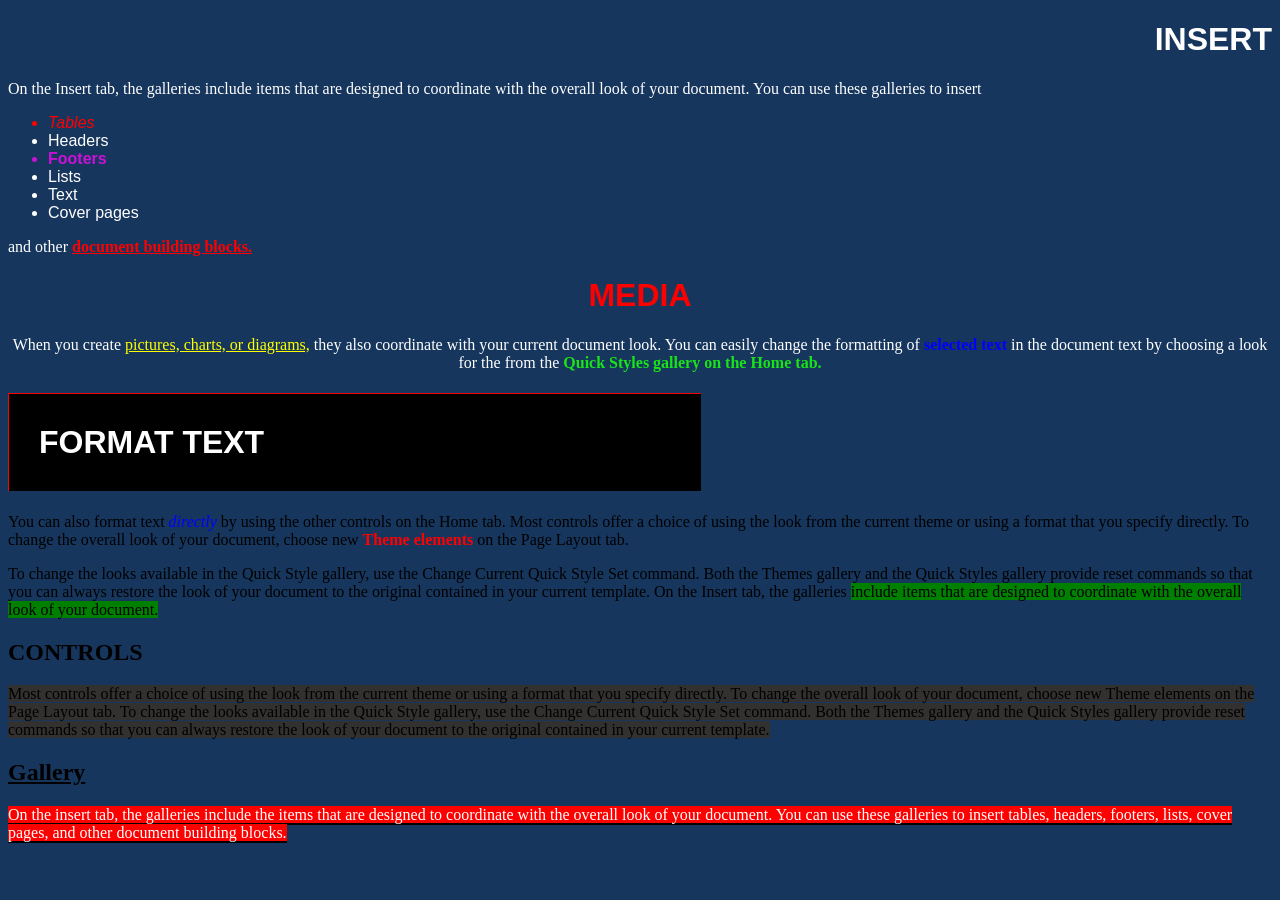
<file: index.html>
<!DOCTYPE html>
<html lang="en">
<head>
    <meta charset="UTF-8">
    <meta name="viewport" content="width=device-width, initial-scale=1.0">
    <link rel="stylesheet" href="style.css">
    <title>INSERT</title>
</head>
<body>
    <h1 class="head1">INSERT</h1>
    <p class="par1">On the Insert tab, the galleries include items that are designed to coordinate with the overall look of your document. You can use these galleries to insert</p>

<ul>
    <li class="tab1">Tables</li>
    <li>Headers</li>
    <li class="tab2">Footers</li>
    <li>Lists</li>
    <li>Text</li>
    <li>Cover pages</li>
</ul>
<p class="par2">and other <span class="text1"> document building blocks.</span></p>

<h1 class="head2">MEDIA</h1>
<p class="par3">When you create <span class="text2">pictures, charts, or diagrams,</span> they also coordinate with your current document look. You can easily change the formatting
of <span class="text3">selected text</span> in the document text by choosing a look for the from the <span class="text4">Quick Styles gallery on the Home tab.</span>
</p>

<h1 class="head3">FORMAT TEXT</h1>
<p>You can also format text <span class="text5">directly</span> by using the other controls on the Home tab. Most controls offer a choice of using the look from the
current theme or using a format that you specify directly. To change the overall look of your document, choose new <span class="text6">Theme elements</span> on
the Page Layout tab.
</p>

<p>To change the looks available in the Quick Style gallery, use the Change Current Quick Style Set command. Both the Themes gallery and
the Quick Styles gallery provide reset commands so that you can always restore the look of your document to the original contained in
your current template. On the Insert tab, the galleries <span class="hadtog">include items that are designed to coordinate with the overall look of your
document.</span>
</p>

<h2 class="head4">CONTROLS</h2>
<p><span class= "porche">Most controls offer a choice of using the look from the current theme or using a format that you specify directly. To change the overall look of your document, choose new Theme elements on the Page Layout tab. To change the looks available in the Quick Style
gallery, use the Change Current Quick Style Set command. Both the Themes gallery and the Quick Styles gallery provide reset
commands so that you can always restore the look of your document to the original contained in your current template.</span>
</p>

<h2 style="text-decoration: underline;">Gallery</h2>
<p> <span class = "lambo">On the insert tab, the galleries include the items that are designed to coordinate with the overall look of your document. You can use these galleries to insert tables, headers, footers, lists, cover pages, and other document building blocks.</span></p>
</body>
</html>
</file>
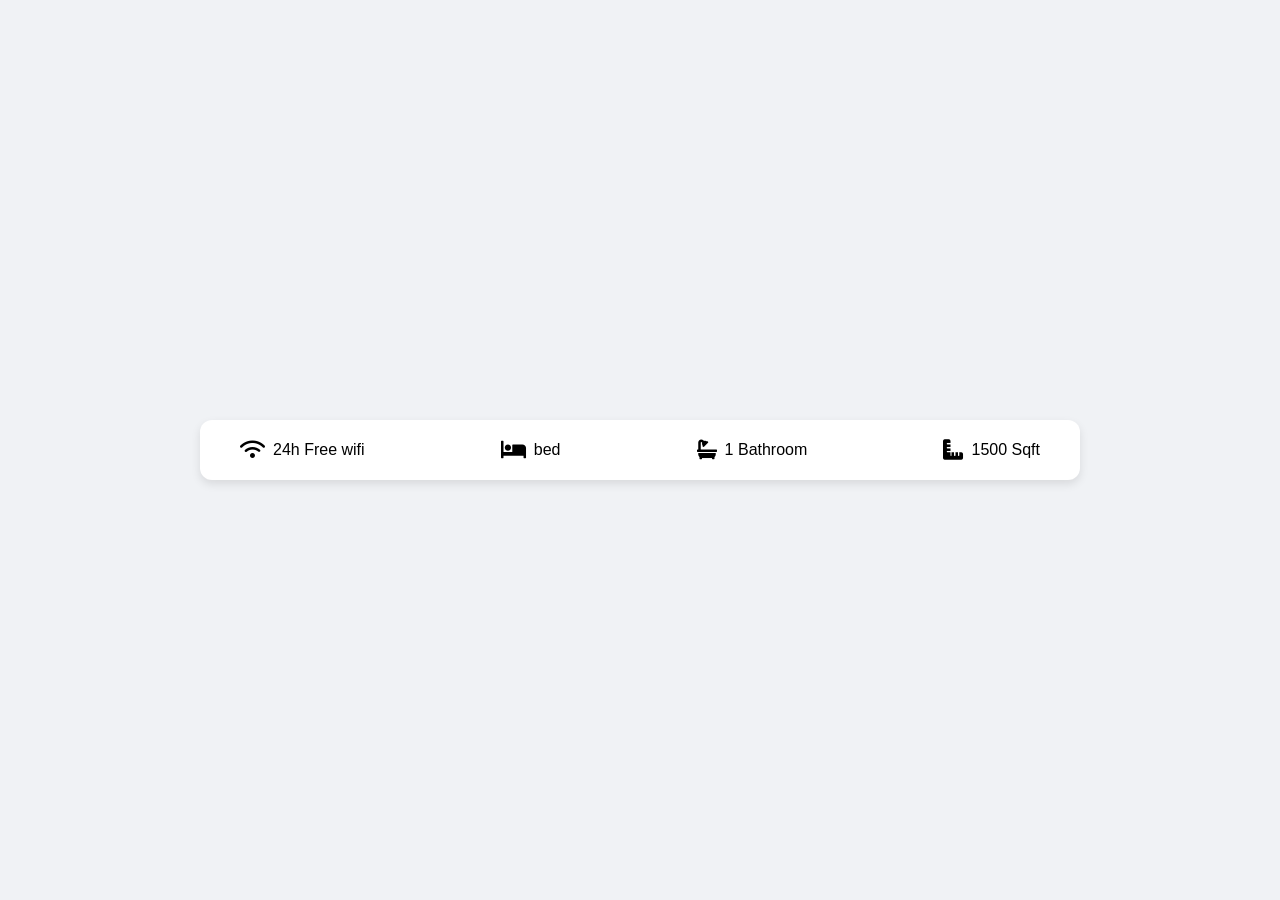
<file: activity/index.html>
<!DOCTYPE html>
<html lang="en">
<head>
    <meta charset="UTF-8">
    <meta name="viewport" content="width=device-width, initial-scale=1.0">
    <title>Hotel Features</title>
    <link rel="stylesheet" href="https://cdnjs.cloudflare.com/ajax/libs/font-awesome/6.0.0-beta3/css/all.min.css">
    <link rel="stylesheet" href="style.css">
</head>
<body>

    <div class="feature-bar">
        <div class="feature-item">
            <i class="fas fa-wifi"></i>
            <span>24h Free wifi</span>
        </div>
        <div class="feature-item">
            <i class="fas fa-bed"></i>
            <span class = <span class="material-symbols-outlined">bed</span>
        </div>
        <div class="feature-item">
            <i class="fas fa-bath"></i>
            <span>1 Bathroom</span> 
        </div>
        <div class="feature-item">
            <i class="fas fa-ruler-combined"></i>
            <span>1500 Sqft</span>
        </div>
    </div>
</body>
</html>
</file>
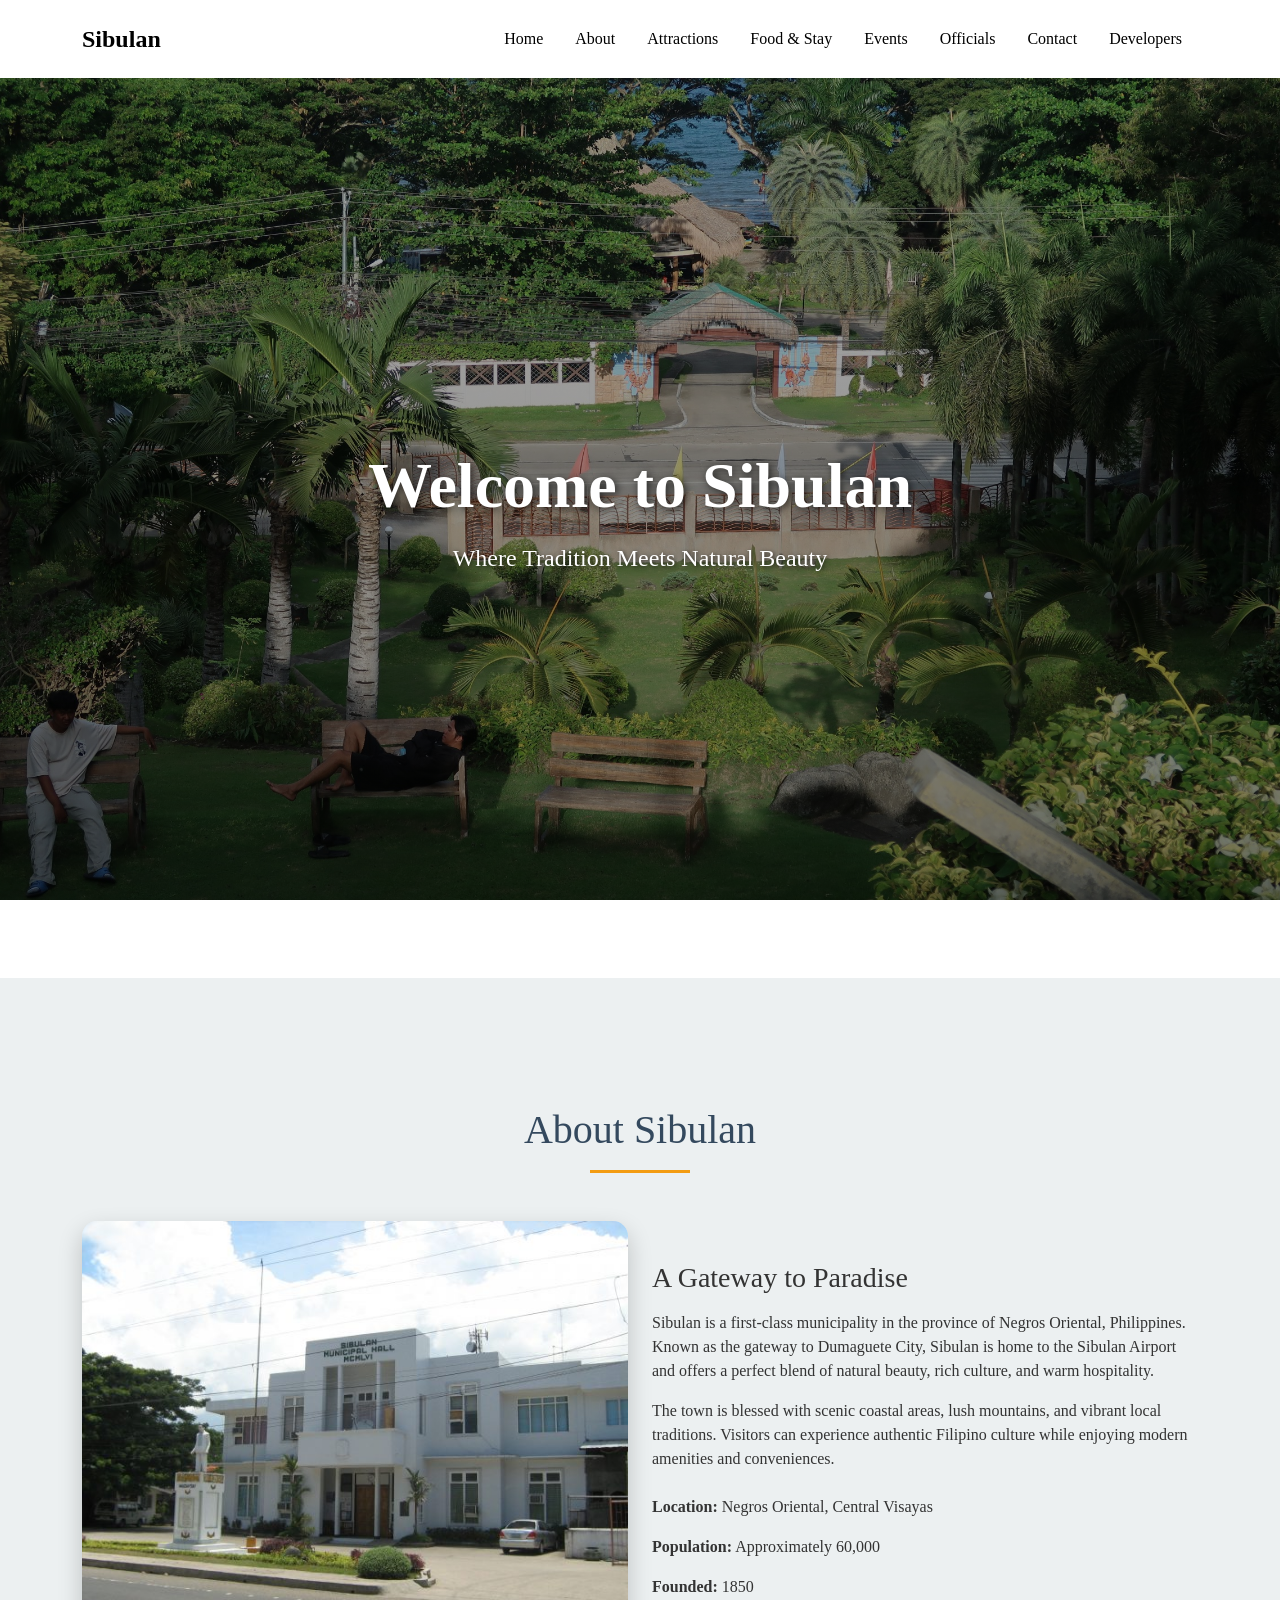
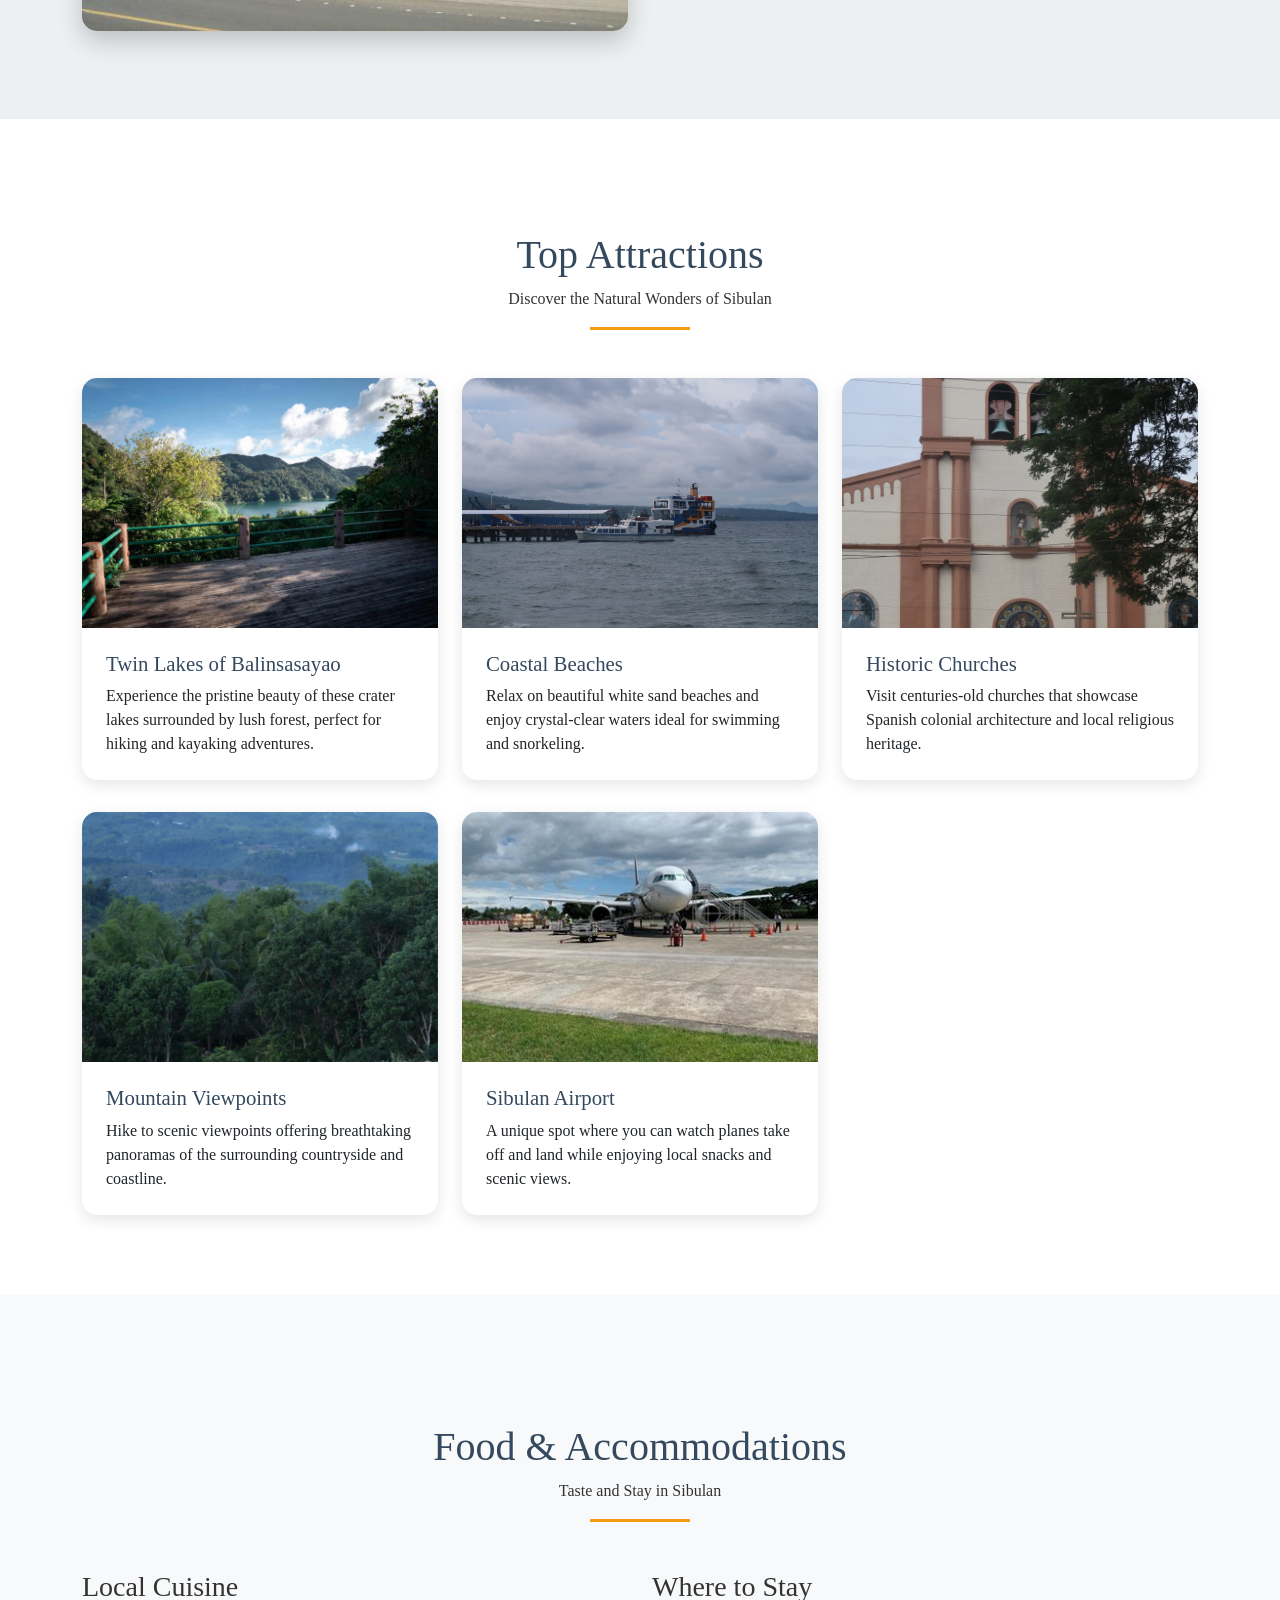
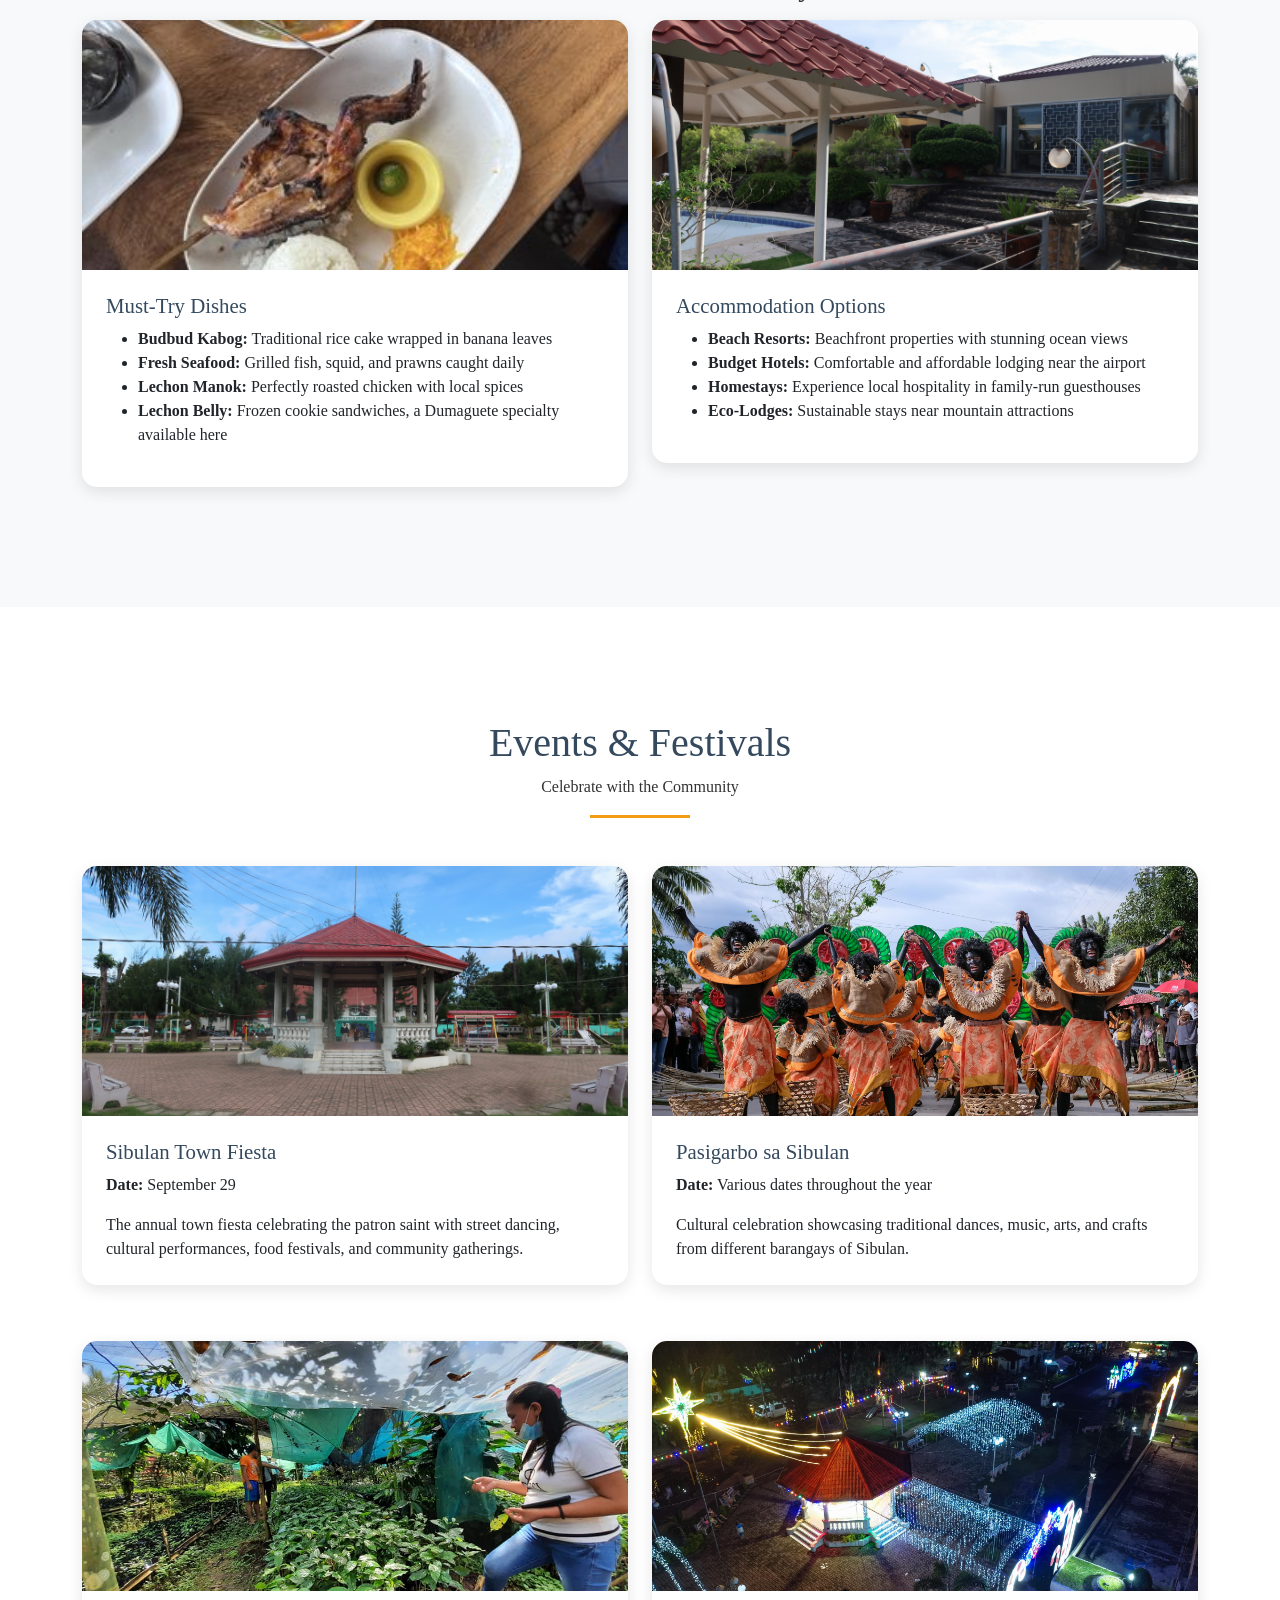
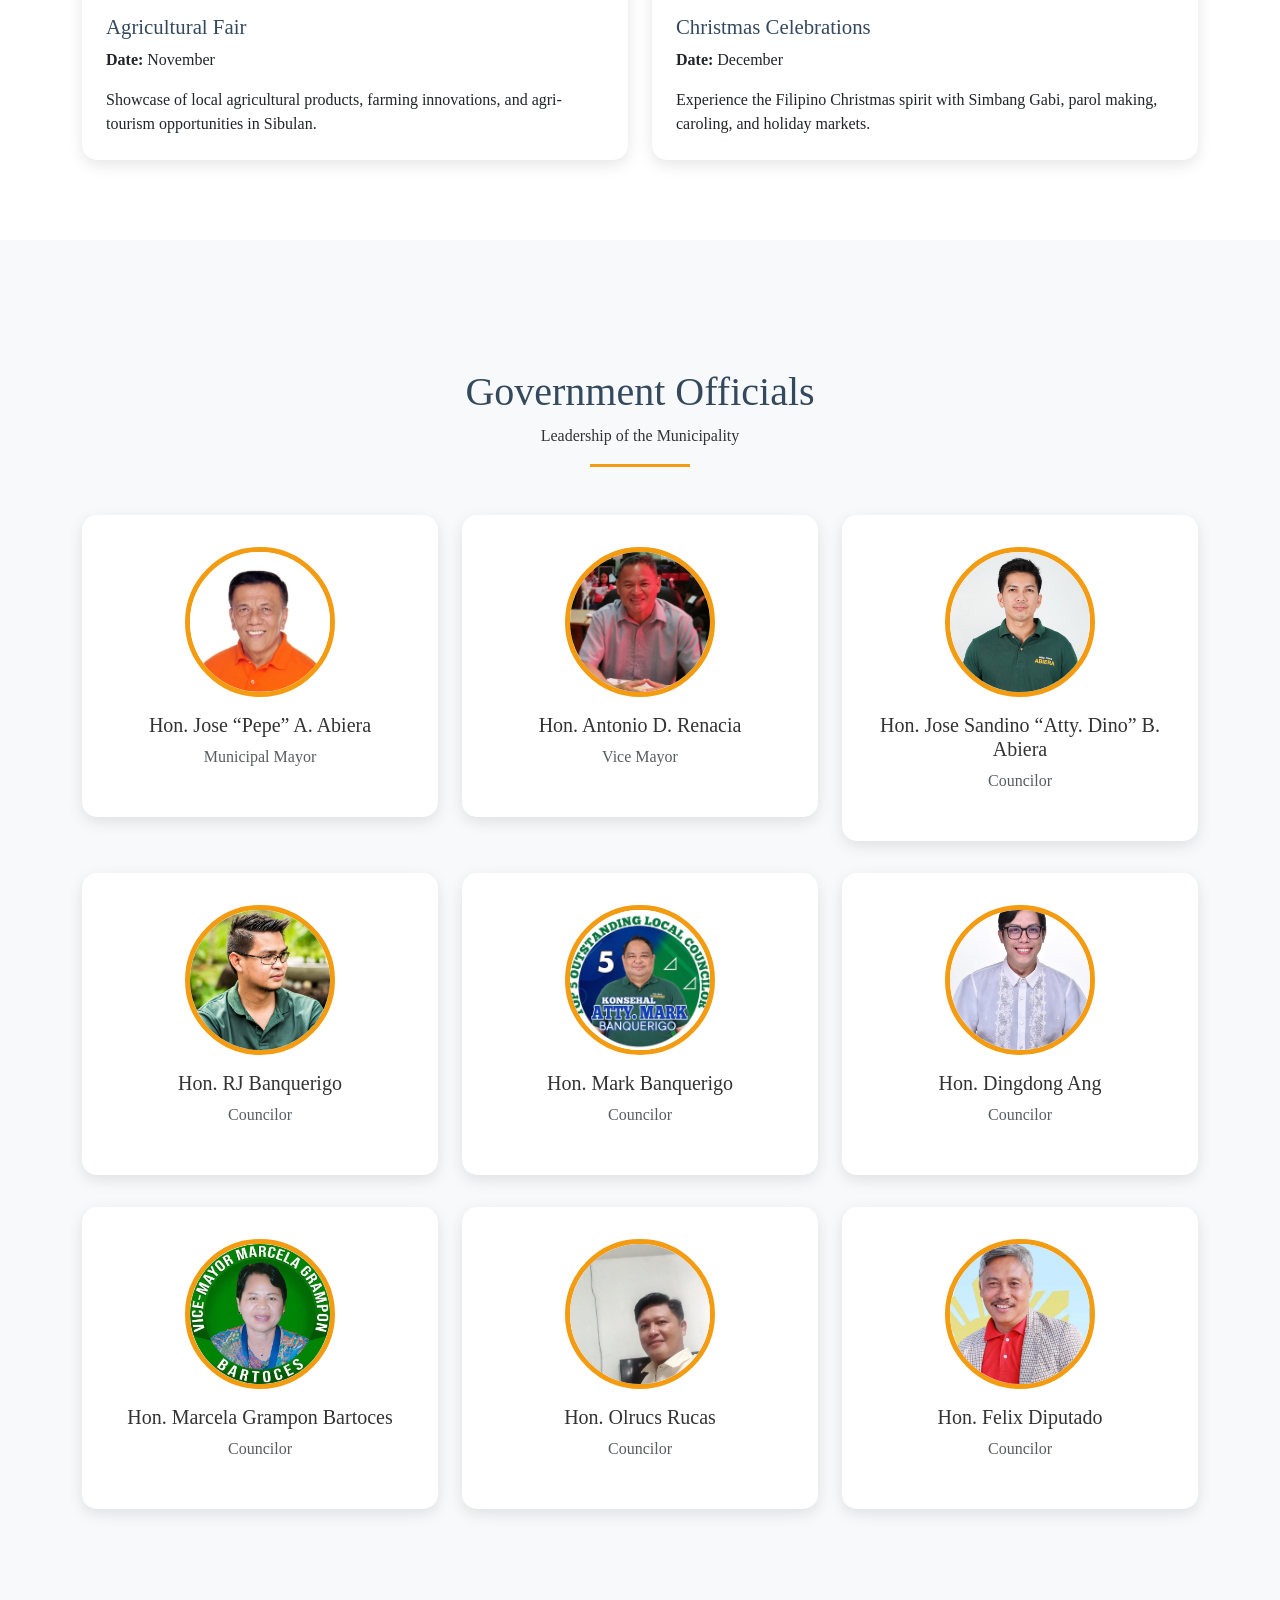
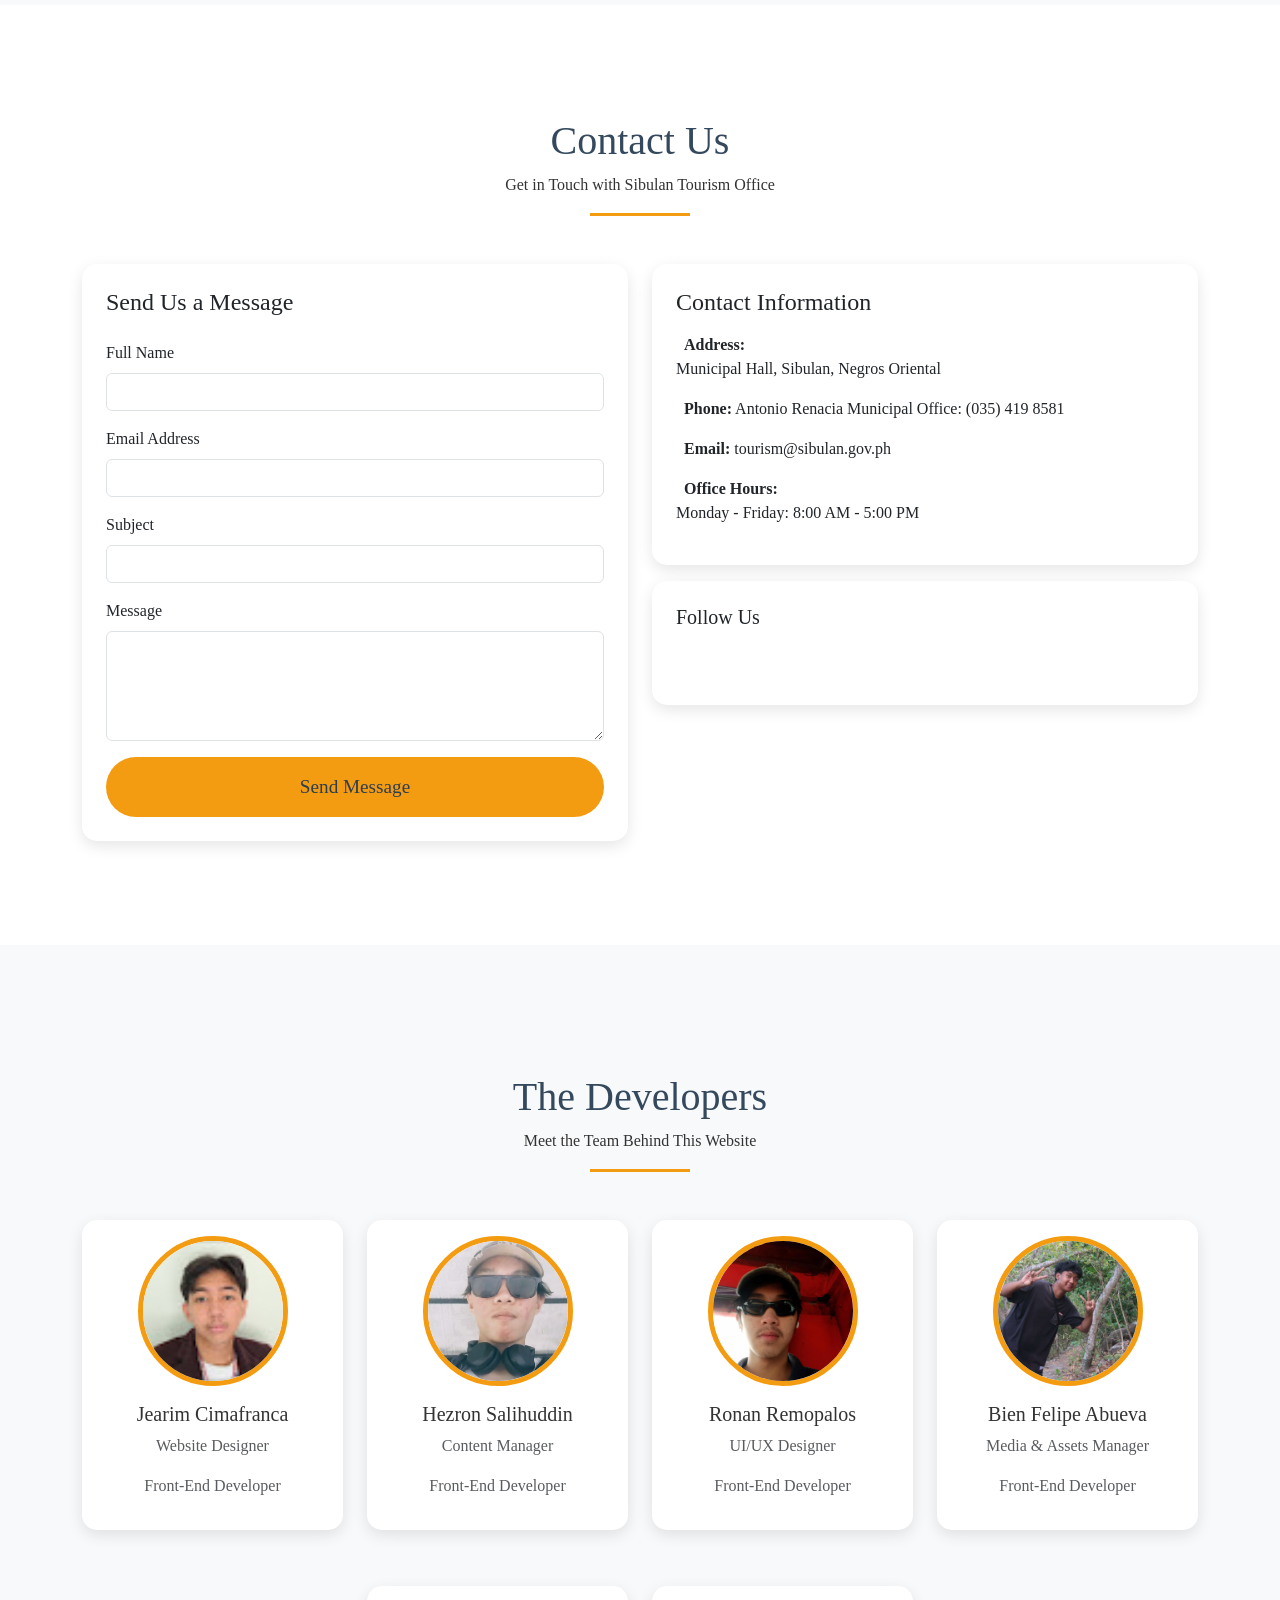
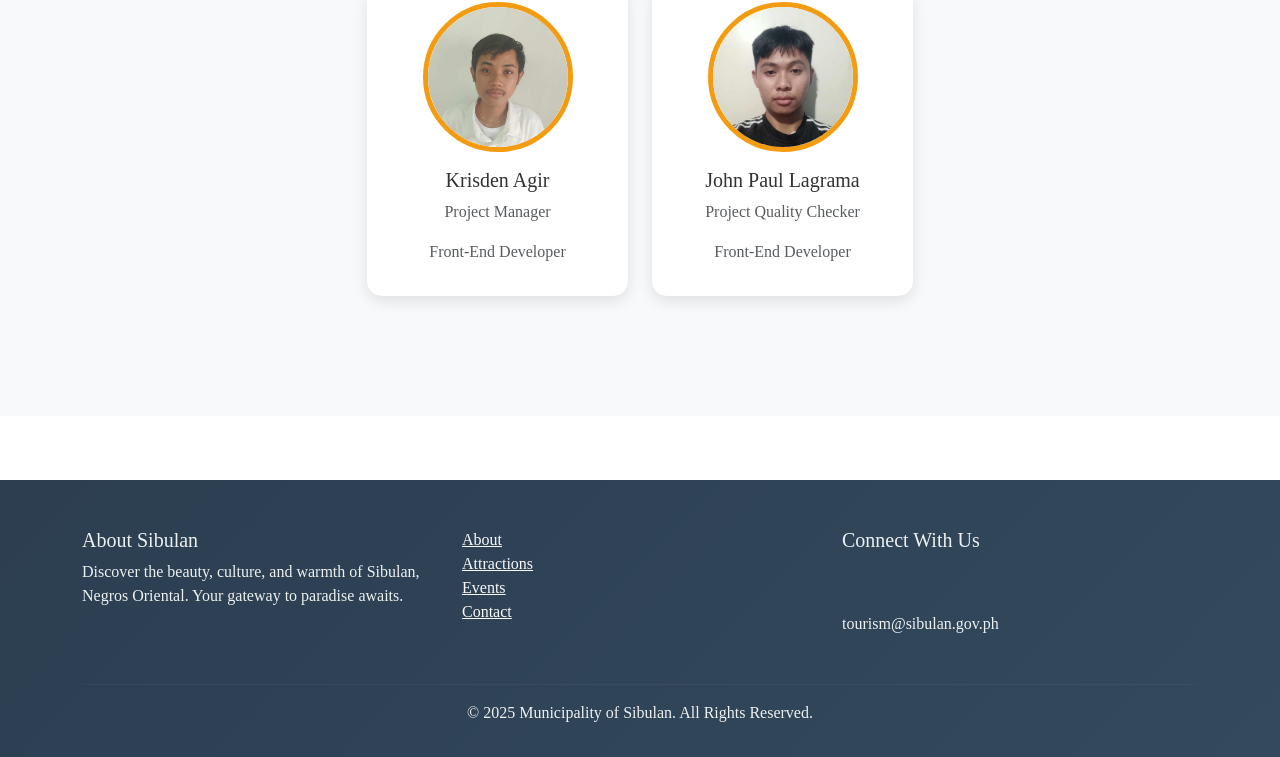
<file: WEBDES Final Laboratory Exam and Project - Lagrama/index.html>
<!DOCTYPE html>
<html lang="en">
<head>
    <meta charset="UTF-8">
    <meta name="viewport" content="width=device-width, initial-scale=1.0">
    <title>Discover Sibulan - Negros Oriental</title>
        <link href="https://cdn.jsdelivr.net/npm/bootstrap@5.3.8/dist/css/bootstrap.min.css" rel="stylesheet">
    <link rel="stylesheet" href="style.css">
</head>
<body>

    <nav class="navbar navbar-expand-lg navbar-dark sticky-top">
        <div class="container">
            <a class="navbar-brand" href="#home">
            Sibulan
            </a>
            <button class="navbar-toggler" type="button" data-bs-toggle="collapse" data-bs-target="#navbarNav">
                <span class="navbar-toggler-icon"></span>
            </button>
            <div class="collapse navbar-collapse" id="navbarNav">
                <ul class="navbar-nav ms-auto">
                    <li class="nav-item"><a class="nav-link" href="#home">Home</a></li>
                    <li class="nav-item"><a class="nav-link" href="#about">About</a></li>
                    <li class="nav-item"><a class="nav-link" href="#attractions">Attractions</a></li>
                    <li class="nav-item"><a class="nav-link" href="#food">Food & Stay</a></li>
                    <li class="nav-item"><a class="nav-link" href="#events">Events</a></li>
                    <li class="nav-item"><a class="nav-link" href="#officials">Officials</a></li>
                    <li class="nav-item"><a class="nav-link" href="#contact">Contact</a></li>
                    <li class="nav-item"><a class="nav-link" href="#developers">Developers</a></li>
                </ul>
            </div>
        </div>
    </nav>

    <section id="home" class="hero">
        <div class="hero-content">
            <h1>Welcome to Sibulan</h1>
            <p>Where Tradition Meets Natural Beauty</p>
                
        </div>
    </section>

    <section id="about">
        <div class="container">
            <div class="section-header">
                <h2>About Sibulan</h2>
            </div>
            <div class="row align-items-center">
                <div class="col-lg-6 mb-4">
                    <img src="images/municipalhall.jpg" alt="Sibulan" class="about-img">
                </div>
                <div class="col-lg-6">
                    <h3 class="mb-3">A Gateway to Paradise</h3>
                    <p>Sibulan is a first-class municipality in the province of Negros Oriental, Philippines. Known as the gateway to Dumaguete City, Sibulan is home to the Sibulan Airport and offers a perfect blend of natural beauty, rich culture, and warm hospitality.</p>
                    <p>The town is blessed with scenic coastal areas, lush mountains, and vibrant local traditions. Visitors can experience authentic Filipino culture while enjoying modern amenities and conveniences.</p>
                    <div class="mt-4">
                        <p><strong><i class="fas fa-map-marker-alt"></i> Location:</strong> Negros Oriental, Central Visayas</p>
                        <p><strong><i class="fas fa-users"></i> Population:</strong> Approximately 60,000</p>
                        <p><strong><i class="fas fa-calendar"></i> Founded:</strong> 1850</p>
                    </div>
                </div>
            </div>
        </div>
    </section>

    <section id="attractions" class="py-5">
        <div class="container">
            <div class="section-header">
                <h2>Top Attractions</h2>
                <p>Discover the Natural Wonders of Sibulan</p>
            </div>
            <div class="row">
                <div class="col-md-4">
                    <div class="card">
                        <img src="images/twin2.jpg" class="card-img-top" alt="Twin Lakes">
                        <div class="card-body">
                            <h5 class="card-title">Twin Lakes of Balinsasayao</h5>
                            <p class="card-text">Experience the pristine beauty of these crater lakes surrounded by lush forest, perfect for hiking and kayaking adventures.</p>
                        </div>
                    </div>
                </div>
                <div class="col-md-4">
                    <div class="card">
                        <img src="images/coastal beaches.JPG" class="card-img-top" alt="Beach">
                        <div class="card-body">
                            <h5 class="card-title">Coastal Beaches</h5>
                            <p class="card-text">Relax on beautiful white sand beaches and enjoy crystal-clear waters ideal for swimming and snorkeling.</p>
                        </div>
                    </div>
                </div>
                <div class="col-md-4">
                    <div class="card">
                        <img src="images/historicchurches.JPG" class="card-img-top" alt="Church">
                        <div class="card-body">
                            <h5 class="card-title">Historic Churches</h5>
                            <p class="card-text">Visit centuries-old churches that showcase Spanish colonial architecture and local religious heritage.</p>
                        </div>
                    </div>
                </div>
                <div class="col-md-4">
                    <div class="card">
                        <img src="images/viewpoints.JPG" class="card-img-top" alt="Mountain">
                        <div class="card-body">
                            <h5 class="card-title">Mountain Viewpoints</h5>
                            <p class="card-text">Hike to scenic viewpoints offering breathtaking panoramas of the surrounding countryside and coastline.</p>
                        </div>
                    </div>
                </div>
                
                <div class="col-md-4">
                    <div class="card">
                        <img src="images/airport.jpg" class="card-img-top" alt="Park">
                        <div class="card-body">
                            <h5 class="card-title">Sibulan Airport</h5>
                            <p class="card-text">A unique spot where you can watch planes take off and land while enjoying local snacks and scenic views.</p>
                        </div>
                    </div>
                </div>
            </div>
        </div>
    </section>

    <section id="food" style="background-color: #f8f9fa; padding: 4rem 0;">
        <div class="container">
            <div class="section-header">
                <h2>Food & Accommodations</h2>
                <p>Taste and Stay in Sibulan</p>
            </div>
            <div class="row">
                <div class="col-lg-6 mb-4">
                    <h3 class="mb-3"><i class="fas fa-utensils"></i> Local Cuisine</h3>
                    <div class="card">
                        <img src="images/josdishes.jpg" class="card-img-top" alt="Food">
                        <div class="card-body">
                            <h5 class="card-title">Must-Try Dishes</h5>
                            <ul>
                                <li><strong>Budbud Kabog:</strong> Traditional rice cake wrapped in banana leaves</li>
                                <li><strong>Fresh Seafood:</strong> Grilled fish, squid, and prawns caught daily</li>
                                <li><strong>Lechon Manok:</strong> Perfectly roasted chicken with local spices</li>
                                <li><strong>Lechon Belly:</strong> Frozen cookie sandwiches, a Dumaguete specialty available here</li>
                            </ul>
                        </div>
                    </div>
                </div>
                <div class="col-lg-6 mb-4">
                    <h3 class="mb-3"><i class="fas fa-bed"></i> Where to Stay</h3>
                    <div class="card">
                        <img src="images/resorts.JPG" class="card-img-top" alt="Accommodation">
                        <div class="card-body">
                            <h5 class="card-title">Accommodation Options</h5>
                            <ul>
                                <li><strong>Beach Resorts:</strong> Beachfront properties with stunning ocean views</li>
                                <li><strong>Budget Hotels:</strong> Comfortable and affordable lodging near the airport</li>
                                <li><strong>Homestays:</strong> Experience local hospitality in family-run guesthouses</li>
                                <li><strong>Eco-Lodges:</strong> Sustainable stays near mountain attractions</li>
                            </ul>
                        </div>
                    </div>
                </div>
            </div>
        </div>
    </section>

    <section id="events" class="py-5">
        <div class="container">
            <div class="section-header">
                <h2>Events & Festivals</h2>
                <p>Celebrate with the Community</p>
            </div>
            <div class="row">
                <div class="col-md-6">
                    <div class="card">
                        <img src="images/sibulan fiest.JPG" class="card-img-top" alt="Fiesta">
                        <div class="card-body">
                            <h5 class="card-title">Sibulan Town Fiesta</h5>
                            <p><strong>Date:</strong> September 29</p>
                            <p class="card-text">The annual town fiesta celebrating the patron saint with street dancing, cultural performances, food festivals, and community gatherings.</p>
                        </div>
                    </div>
                </div>
                <div class="col-md-6">
                    <div class="card">
                        <img src="images/fiesta.jpg" class="card-img-top" alt="Cultural Event">
                        <div class="card-body">
                            <h5 class="card-title">Pasigarbo sa Sibulan</h5>
                            <p><strong>Date:</strong> Various dates throughout the year</p>
                            <p class="card-text">Cultural celebration showcasing traditional dances, music, arts, and crafts from different barangays of Sibulan.</p>
                        </div>
                    </div>
                </div>
                <div class="col-md-6 mt-4">
                    <div class="card">
                        <img src="images/antefarm.jpg" class="card-img-top" alt="Agricultural">
                        <div class="card-body">
                            <h5 class="card-title">Agricultural Fair</h5>
                            <p><strong>Date:</strong> November</p>
                            <p class="card-text">Showcase of local agricultural products, farming innovations, and agri-tourism opportunities in Sibulan.</p>
                        </div>
                    </div>
                </div>
                <div class="col-md-6 mt-4">
                    <div class="card">
                        <img src="images/xmas.jpg" class="card-img-top" alt="Christmas">
                        <div class="card-body">
                            <h5 class="card-title">Christmas Celebrations</h5>
                            <p><strong>Date:</strong> December</p>
                            <p class="card-text">Experience the Filipino Christmas spirit with Simbang Gabi, parol making, caroling, and holiday markets.</p>
                        </div>
                    </div>
                </div>
            </div>
        </div>
    </section>

    <section id="officials" style="background-color: #f8f9fa; padding: 4rem 0;">
        <div class="container">
            <div class="section-header">
                <h2>Government Officials</h2>
                <p>Leadership of the Municipality</p>
            </div>
            <div class="row">
                <div class="col-md-4">
                    <div class="official-card">
                        <img src="images/mayor.jpg" class="official-img" alt="Mayor">
                        <h5>Hon. Jose “Pepe” A. Abiera</h5>
                        <p class="text-muted">Municipal Mayor</p>
                    </div>
                </div>
                <div class="col-md-4">
                    <div class="official-card">
                        <img src="images/vice mayor.jpg" class="official-img" alt="Vice Mayor">
                        <h5>Hon. Antonio D. Renacia</h5>
                        <p class="text-muted">Vice Mayor</p>
                    </div>
                </div>
                <div class="col-md-4">
                    <div class="official-card">
                        <img src="images/councilor1.jpg" class="official-img" alt="Councilor">
                        <h5>Hon. Jose Sandino “Atty. Dino” B. Abiera</h5>
                        <p class="text-muted">Councilor</p>
                    </div>
                </div>
                <div class="col-md-4">
                    <div class="official-card">
                        <img src="images/councilor2.jpg" class="official-img" alt="Councilor">
                        <h5>Hon. RJ Banquerigo</h5>
                        <p class="text-muted">Councilor</p>
                    </div>
                </div>
                <div class="col-md-4">
                    <div class="official-card">
                        <img src="images/councilor3.jpg" class="official-img" alt="Councilor">
                        <h5>Hon. Mark Banquerigo</h5>
                        <p class="text-muted">Councilor</p>
                    </div>
                </div>
                <div class="col-md-4">
                    <div class="official-card">
                        <img src="images/councilor4.jpg" class="official-img" alt="Councilor">
                        <h5>Hon. Dingdong Ang</h5>
                        <p class="text-muted">Councilor</p>
                    </div>
                </div>
                <div class="col-md-4">
                    <div class="official-card">
                        <img src="images/councilor5.jpg" class="official-img" alt="Mayor">
                        <h5>Hon. Marcela Grampon Bartoces</h5>
                        <p class="text-muted">Councilor</p>
                    </div>
                </div>
                <div class="col-md-4">
                    <div class="official-card">
                        <img src="images/councilor6.jpg" class="official-img" alt="Mayor">
                        <h5>Hon. Olrucs Rucas</h5>
                        <p class="text-muted">Councilor</p>
                    </div>
                </div>
                <div class="col-md-4">
                    <div class="official-card">
                        <img src="images/councilor7.jpg" class="official-img" alt="Mayor">
                        <h5>Hon. Felix Diputado</h5>
                        <p class="text-muted">Councilor</p>
                    </div>
                </div>
            </div>
        </div>
    </section>

    <section id="contact" class="py-5">
        <div class="container">
            <div class="section-header">
                <h2>Contact Us</h2>
                <p>Get in Touch with Sibulan Tourism Office</p>
            </div>
            <div class="row">
                <div class="col-lg-6 mb-4">
                    <div class="card p-4">
                        <h4 class="mb-4">Send Us a Message</h4>
                        <form>
                            <div class="mb-3">
                                <label for="name" class="form-label">Full Name</label>
                                <input type="text" class="form-control" id="name" required>
                            </div>
                            <div class="mb-3">
                                <label for="email" class="form-label">Email Address</label>
                                <input type="email" class="form-control" id="email" required>
                            </div>
                            <div class="mb-3">
                                <label for="subject" class="form-label">Subject</label>
                                <input type="text" class="form-control" id="subject" required>
                            </div>
                            <div class="mb-3">
                                <label for="message" class="form-label">Message</label>
                                <textarea class="form-control" id="message" rows="4" required></textarea>
                            </div>
                            <button type="submit" class="btn btn-explore w-100">Send Message</button>
                        </form>
                    </div>
                </div>
                <div class="col-lg-6">
                    <div class="card p-4 mb-3">
                        <h4 class="mb-3">Contact Information</h4>
                        <p><i class="fas fa-map-marker-alt me-2"></i> <strong>Address:</strong><br>Municipal Hall, Sibulan, Negros Oriental</p>
                        <p><i class="fas fa-phone me-2"></i> <strong>Phone:</strong> Antonio Renacia Municipal Office: (035) 419 8581</p>
                        <p><i class="fas fa-envelope me-2"></i> <strong>Email:</strong> tourism@sibulan.gov.ph</p>
                        <p><i class="fas fa-clock me-2"></i> <strong>Office Hours:</strong><br>Monday - Friday: 8:00 AM - 5:00 PM</p>
                    </div>
                    <div class="card p-4">
                        <h5 class="mb-3">Follow Us</h5>
                        <div class="social-icons">
                            <a href="#"><i class="fab fa-facebook"></i></a>
                            <a href="#"><i class="fab fa-instagram"></i></a>
                            <a href="#"><i class="fab fa-twitter"></i></a>
                            <a href="#"><i class="fab fa-youtube"></i></a>
                        </div>
                    </div>
                </div>
            </div>
        </div>
    </section>

    <section id="developers" style="background-color: #f8f9fa; padding: 4rem 0;">
    <div class="container">
        <div class="section-header text-center mb-5">
            <h2>The Developers</h2>
            <p>Meet the Team Behind This Website</p>
        </div>

        <div class="row justify-content-center">

            <!-- Developer 1 -->
            <div class="col-md-3 col-sm-6 mb-4">
                <div class="official-card text-center p-3">
                    <img src="images/jearim.jpg" class="official-img mb-3" alt="Developer">
                    <h5>Jearim Cimafranca</h5>
                    <p class="text-muted">Website Designer</p>
                    <p class="text-muted">Front-End Developer</p>
                </div>
            </div>

            <!-- Developer 2 -->
            <div class="col-md-3 col-sm-6 mb-4">
                <div class="official-card text-center p-3">
                    <img src="images/yezsir.jpg" class="official-img mb-3" alt="Developer">
                    <h5>Hezron Salihuddin</h5>
                    <p class="text-muted">Content Manager</p>
                    <p class="text-muted">Front-End Developer</p>
                </div>
            </div>

            <!-- Developer 3 -->
            <div class="col-md-3 col-sm-6 mb-4">
                <div class="official-card text-center p-3">
                    <img src="images/ronan.jpg" class="official-img mb-3" alt="Developer">
                    <h5>Ronan Remopalos</h5>
                    <p class="text-muted">UI/UX Designer</p>
                    <p class="text-muted">Front-End Developer</p>
                </div>
            </div>

            <!-- Developer 4 -->
            <div class="col-md-3 col-sm-6 mb-4">
                <div class="official-card text-center p-3">
                    <img src="images/bien.jpg" class="official-img mb-3" alt="Developer">
                    <h5>Bien Felipe Abueva</h5>
                    <p class="text-muted">Media & Assets Manager</p>
                    <p class="text-muted">Front-End Developer</p>
                </div>
            </div>

            <!-- Developer 5 -->
            <div class="col-md-3 col-sm-6 mb-4">
                <div class="official-card text-center p-3">
                    <img src="images/kiddy.jpg" class="official-img mb-3" alt="Developer">
                    <h5>Krisden Agir</h5>
                    <p class="text-muted">Project Manager</p>
                    <p class="text-muted">Front-End Developer</p>
                </div>
            </div>

            <!-- Developer 6 -->
            <div class="col-md-3 col-sm-6 mb-4">
                <div class="official-card text-center p-3">
                    <img src="images/jplot.jpg" class="official-img mb-3" alt="Developer">
                    <h5>John Paul Lagrama</h5>
                    <p class="text-muted">Project Quality Checker</p>
                    <p class="text-muted">Front-End Developer</p>
                </div>
            </div>

        </div>
    </div>
</section>


    <footer>
        <div class="container">
            <div class="row">
                <div class="col-md-4 mb-3">
                    <h5>About Sibulan</h5>
                    <p>Discover the beauty, culture, and warmth of Sibulan, Negros Oriental. Your gateway to paradise awaits.</p>
                </div>
                <div class="col-md-4 mb-3">
                    <ul class="list-unstyled">
                        <li><a href="#about" class="text-light">About</a></li>
                        <li><a href="#attractions" class="text-light">Attractions</a></li>
                        <li><a href="#events" class="text-light">Events</a></li>
                        <li><a href="#contact" class="text-light">Contact</a></li>
                    </ul>
                </div>
                <div class="col-md-4 mb-3">
                    <h5>Connect With Us</h5>
                    <div class="social-icons mb-3">
                        <a href="#"><i class="fab fa-facebook"></i></a>
                        <a href="#"><i class="fab fa-instagram"></i></a>
                        <a href="#"><i class="fab fa-twitter"></i></a>
                    </div>
                    <p>tourism@sibulan.gov.ph</p>
                </div>
            </div>
            <hr style="border-color: rgba(255,255,255,0.1);">
            <div class="text-center">
                <p>&copy; 2025 Municipality of Sibulan. All Rights Reserved.</p>
            </div>
        </div>
    </footer>

    <script src="https://cdn.jsdelivr.net/npm/bootstrap@5.3.8/dist/js/bootstrap.bundle.min.js"></script>
    
</body>
</html>
</file>
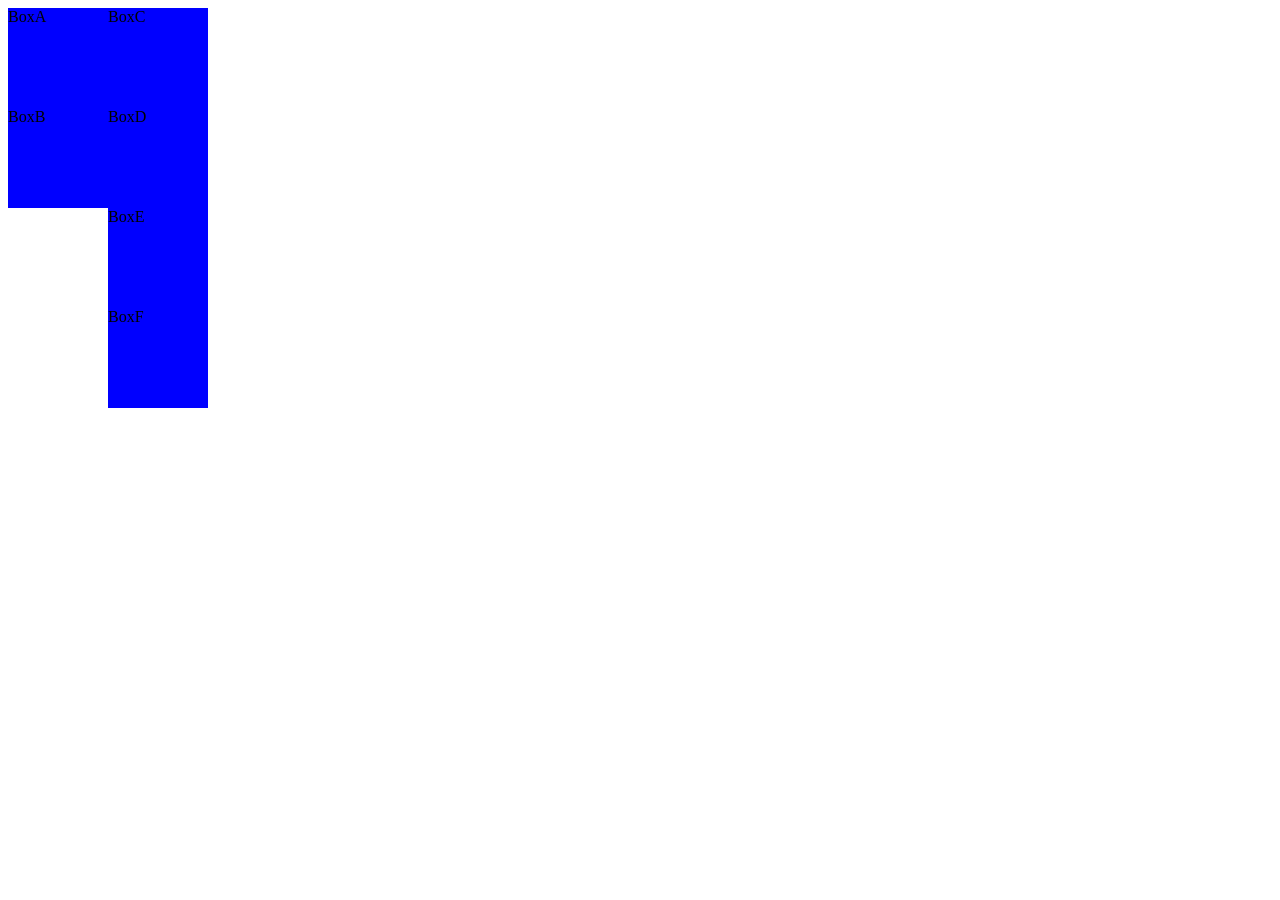
<file: Week 4/index.html>
<!DOCTYPE html>
<html lang="en">
<head>
    <meta charset="UTF-8">
    <meta name="viewport" content="width=device-width, initial-scale=1.0">
    <title>Week 4 - Index</title>
    <link rel="stylesheet" href="style.css">
</head> 
<body>
     <div class = "container">
        <div>
            <div class="box box A">BoxA</div>
            <div class="box box B">BoxB</div>
        </div>
        <div class="bigbox>Box</div>
    </div>
    <div class="container2">
        <div class="box box C">BoxC</div>
        <div class="box box D">BoxD</div>
    <div class = "container3">
        <div class="box box E">BoxE</div>
        <div class="box box F">BoxF</div>
    </div>
</div>
</body>
</html>
</file>
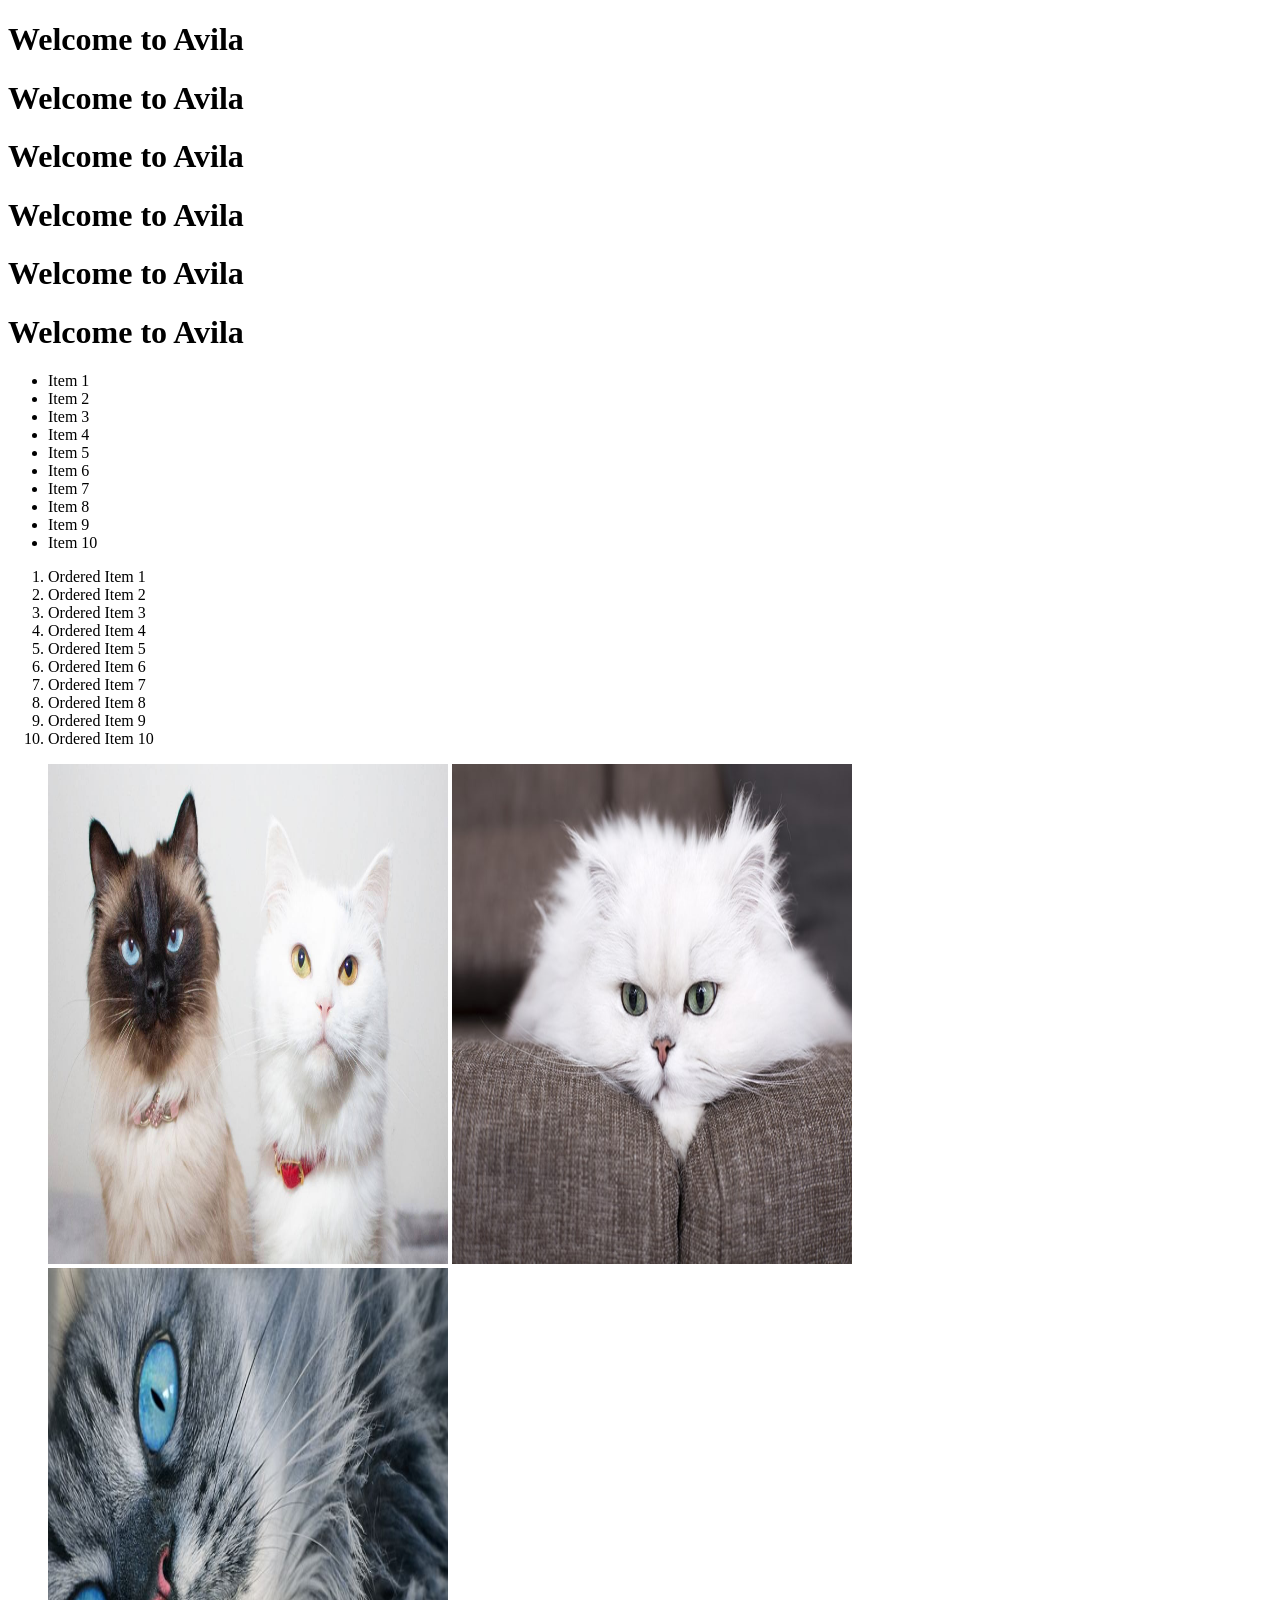
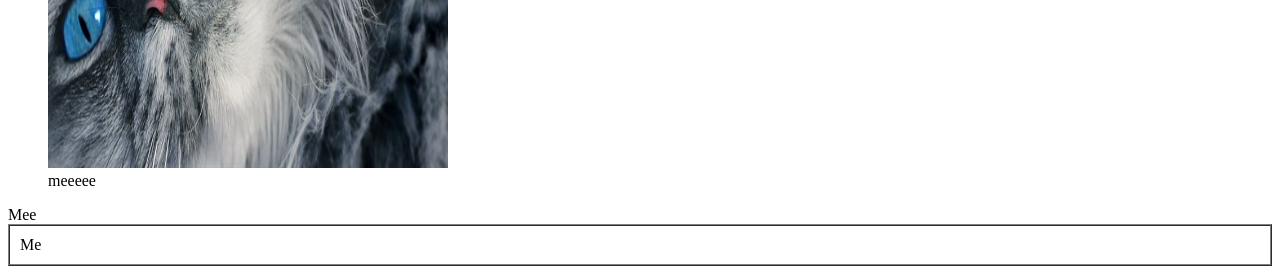
<file: week1/index.html>
<!DOCTYPE html>
<html lang="en">
<head>
    <meta charset="UTF-8">
    <meta name="viewport" content="width=device-width, initial-scale=1.0">
    <title>avila</title>
</head>
<body>
    <h1>Welcome to Avila</h1>
    <h1>Welcome to Avila</h1>
    <h1>Welcome to Avila</h1>
    <h1>Welcome to Avila</h1>
    <h1>Welcome to Avila</h1>
    <h1>Welcome to Avila</h1>

    <ul>
        <li>Item 1</li>
        <li>Item 2</li>
        <li>Item 3</li>
        <li>Item 4</li>
        <li>Item 5</li>
        <li>Item 6</li>
        <li>Item 7</li>
        <li>Item 8</li>
        <li>Item 9</li>
        <li>Item 10</li>
    </ul>

    <ol>
        <li>Ordered Item 1</li>
        <li>Ordered Item 2</li>
        <li>Ordered Item 3</li>
        <li>Ordered Item 4</li>
        <li>Ordered Item 5</li>
        <li>Ordered Item 6</li>
        <li>Ordered Item 7</li>
        <li>Ordered Item 8</li>
        <li>Ordered Item 9</li>
        <li>Ordered Item 10</li>
    </ol>

    <figure>
        <img src="images/image1.jpg"width="400px" height="500px"/>
        <img src="images/image2.jpg"width="400px" height="500px"/>
        <img src="images/image3.jpg"width="400px" height="500px"/>

        <figcaption>meeeee</figcaption>
    </figure>
    <table border="1" width="100%" cellpadding="10" cellspacing="0">
        <tr>
            <d>Mee</d>
            <td>Me</td>
        </tr>
    </table>

    
</body>
</html>
</file>
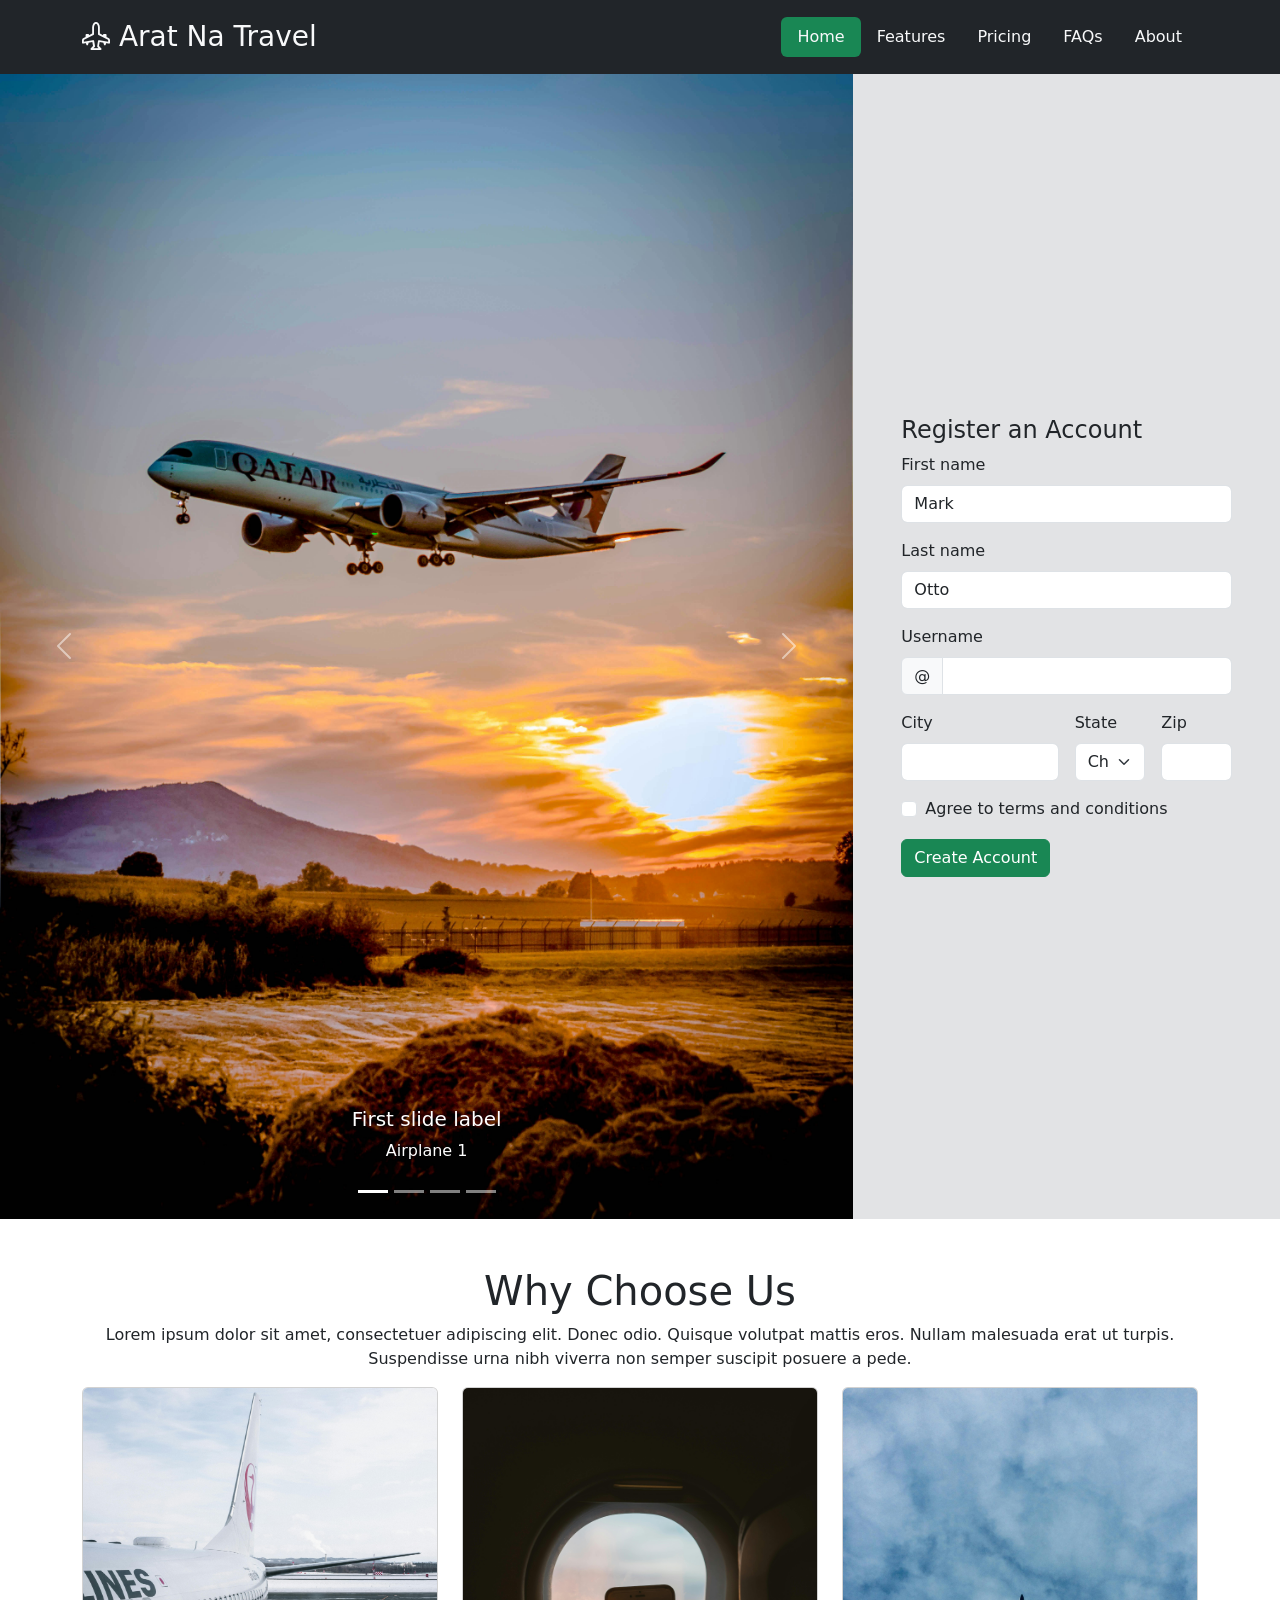
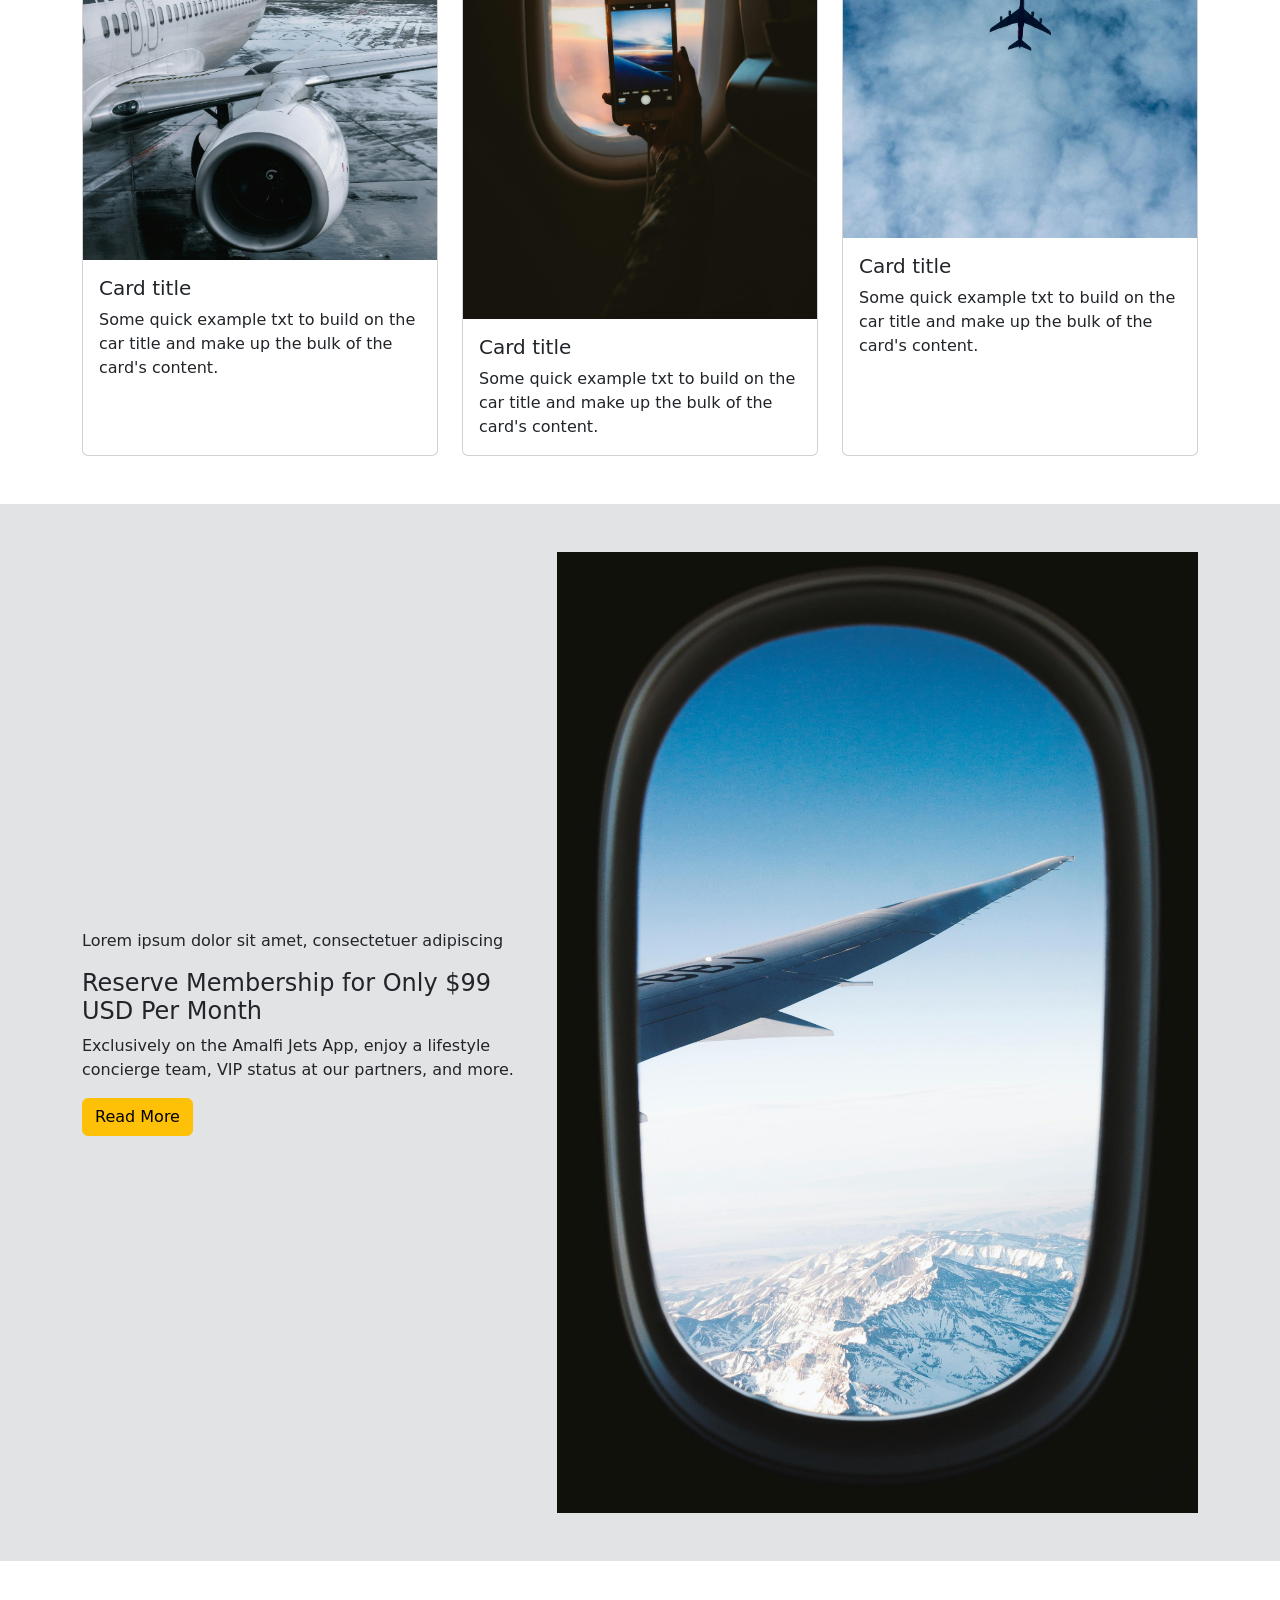
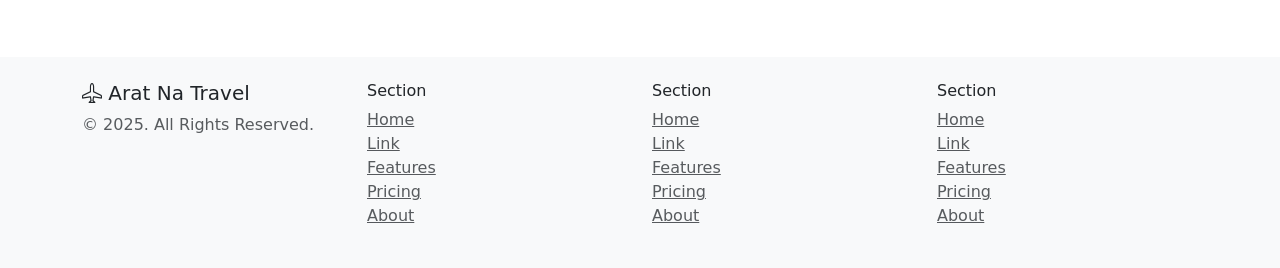
<file: week6/index.html>
<!doctype html>
<html lang="en">
  <head>
    <meta charset="utf-8">
    <meta name="viewport" content="width=device-width, initial-scale=1">
    <title>Bootstrap demo</title>
    <link href="https://cdn.jsdelivr.net/npm/bootstrap@5.3.3/dist/css/bootstrap.min.css" rel="stylesheet" integrity="sha384-QWTKZyjpPEjISv5WaRU9OFeRpok6YctnYmDr5pNlyT2bRjXh0JMhjY6hW+ALEwIH" crossorigin="anonymous">
    <link rel="stylesheet" href="https://cdn.jsdelivr.net/npm/bootstrap-icons@1.11.3/font/bootstrap-icons.min.css">
  </head>
  <body>
    <nav class="bg-dark p-3">
        <div class="container">
            <header class="d-flex justify-content-between align-items-center">
            <a href="#" class="text-light text-decoration-none fs-3">
                <i class="bi bi-airplane-engines"></i> Arat Na Travel
            </a>


            <ul class="nav nav-pills">
                <li class="nav-item">
                  <a class="nav-link link-light text-bg-success active" aria-current="page" href="#">Home</a>
                </li>
                <li class="nav-item">
                  <a class="nav-link link-light" href="#">Features</a>
                </li>
                <li class="nav-item">
                  <a class="nav-link link-light" href="#">Pricing</a>
                </li>
                <li class="nav-item">
                    <a class="nav-link link-light" href="#">FAQs</a>
                  </li>
                  <li class="nav-item">
                    <a class="nav-link link-light" href="#">About</a>
                  </li>
              </ul>
            </header>  
        </div>


    </nav>


    <div class="hero">
        <div class="container-fluid g-0">
            <div class="row g-0">
                <div class="col-8">
                <div id="carouselExampleCaptions" class="carousel slide">
                    <div class="carousel-indicators">
                      <button type="button" data-bs-target="#carouselExampleCaptions" data-bs-slide-to="0" class="active" aria-current="true" aria-label="Slide 1"></button>
                      <button type="button" data-bs-target="#carouselExampleCaptions" data-bs-slide-to="1" aria-label="Slide 2"></button>
                      <button type="button" data-bs-target="#carouselExampleCaptions" data-bs-slide-to="2" aria-label="Slide 3"></button>
                      <button type="button" data-bs-target="#carouselExampleCaptions" data-bs-slide-to="3" aria-label="Slide 4"></button>
                    </div>
                    <div class="carousel-inner">
                      <div class="carousel-item active">
                        <img src="images/image 1.jpg" class="d-block w-100" alt="...">
                        <div class="carousel-caption d-none d-md-block">
                          <h5>First slide label</h5>
                          <p>Airplane 1</p>
                        </div>
                      </div>
                      <div class="carousel-item">
                        <img src="images/image 2.jpg" class="d-block w-100" alt="...">
                        <div class="carousel-caption d-none d-md-block">
                          <h5>Second slide label</h5>
                          <p>Airplane 2</p>
                        </div>
                      </div>
                      <div class="carousel-item">
                        <img src="images/image 3.jpg" class="d-block w-100" alt="...">
                        <div class="carousel-caption d-none d-md-block">
                          <h5>Third slide label</h5>
                          <p>Airplane 3</p>
                        </div>
                      </div>
                      <div class="carousel-item">
                        <img src="images/image 4.jpg" class="d-block w-100" alt="...">
                        <div class="carousel-caption d-none d-md-block">
                          <h5>fourth slide label</h5>
                          <p>Airplane 4</p>
                        </div>
                      </div>
                    </div>
                    <button class="carousel-control-prev" type="button" data-bs-target="#carouselExampleCaptions" data-bs-slide="prev">
                      <span class="carousel-control-prev-icon" aria-hidden="true"></span>
                      <span class="visually-hidden">Previous</span>
                    </button>
                    <button class="carousel-control-next" type="button" data-bs-target="#carouselExampleCaptions" data-bs-slide="next">
                      <span class="carousel-control-next-icon" aria-hidden="true"></span>
                      <span class="visually-hidden">Next</span>
                    </button>
                  </div>
                </div>
                <div class="col-4 bg-secondary-subtle p-5 d-flex flex-column justify-content-center">
                    <h4>Register an Account</h4>
                    <form class="row g-3 needs-validation" novalidate>
                        <div class="col-12">
                          <label for="validationCustom01" class="form-label">First name</label>
                          <input type="text" class="form-control" id="validationCustom01" value="Mark" required>
                          <div class="valid-feedback">
                            Looks good!
                          </div>
                        </div>
                        <div class="col-12">
                          <label for="validationCustom02" class="form-label">Last name</label>
                          <input type="text" class="form-control" id="validationCustom02" value="Otto" required>
                          <div class="valid-feedback">
                            Looks good!
                          </div>
                        </div>
                        <div class="col-12">
                          <label for="validationCustomUsername" class="form-label">Username</label>
                          <div class="input-group has-validation">
                            <span class="input-group-text" id="inputGroupPrepend">@</span>
                            <input type="text" class="form-control" id="validationCustomUsername" aria-describedby="inputGroupPrepend" required>
                            <div class="invalid-feedback">
                              Please choose a username.
                            </div>
                          </div>
                        </div>
                        <div class="col-md-6">
                          <label for="validationCustom03" class="form-label">City</label>
                          <input type="text" class="form-control" id="validationCustom03" required>
                          <div class="invalid-feedback">
                            Please provide a valid city.
                          </div>
                        </div>
                        <div class="col-md-3">
                          <label for="validationCustom04" class="form-label">State</label>
                          <select class="form-select" id="validationCustom04" required>
                            <option selected disabled value="">Choose...</option>
                            <option>...</option>
                          </select>
                          <div class="invalid-feedback">
                            Please select a valid state.
                          </div>
                        </div>
                        <div class="col-md-3">
                          <label for="validationCustom05" class="form-label">Zip</label>
                          <input type="text" class="form-control" id="validationCustom05" required>
                          <div class="invalid-feedback">
                            Please provide a valid zip.
                          </div>
                        </div>
                        <div class="col-12">
                          <div class="form-check">
                            <input class="form-check-input" type="checkbox" value="" id="invalidCheck" required>
                            <label class="form-check-label" for="invalidCheck">
                              Agree to terms and conditions
                            </label>
                            <div class="invalid-feedback">
                              You must agree before submitting.
                            </div>
                          </div>
                        </div>
                        <div class="col-12">
                          <button class="btn btn-success" type="submit">Create Account</button>
                        </div>
                      </form>
                </div>
            </div>
        </div>
    </section>


    <section class="p-5">
        <div class="container">
            <h1 class="text-center">Why Choose Us</h1>
                <p class="text-center">Lorem ipsum dolor sit amet, consectetuer adipiscing elit. Donec odio. Quisque volutpat mattis eros. Nullam malesuada erat ut turpis. Suspendisse urna nibh viverra non semper suscipit posuere a pede.</p>
               
                <div class="row row-cols-1 row-cols-md-3 g-4">
                    <div class="col">
                      <div class="card h-100">
                        <img src="./images/image 5.jpg" class="card-img-top" alt="...">
                        <div class="card-body">
                          <h5 class="card-title">Card title</h5>
                          <p class="card-text">Some quick example txt to build on the car title and make up the bulk of the card's content.</p>
                        </div>
                      </div>
                    </div>
                    <div class="col">
                      <div class="card h-100">
                        <img src="./images/image 6.jpg" class="card-img-top" alt="...">
                        <div class="card-body">
                          <h5 class="card-title">Card title</h5>
                          <p class="card-text">Some quick example txt to build on the car title and make up the bulk of the card's content.</p>
                        </div>
                      </div>
                    </div>
                    <div class="col">
                      <div class="card h-100">
                        <img src="./images/image 7.jpg" class="card-img-top" alt="...">
                        <div class="card-body">
                          <h5 class="card-title">Card title</h5>
                          <p class="card-text">Some quick example txt to build on the car title and make up the bulk of the card's content.</p>
                        </div>
                      </div>
                    </div>
                  </div>
        </div>
    </section>
   
    <section class="py-5 bg-secondary-subtle">
        <div class="container">
            <div class="row align-items-center">
                <div class="col-5">
                    <p class="fs-6">Lorem ipsum dolor sit amet, consectetuer adipiscing</p>
                    <h4>Reserve Membership for Only $99 USD Per Month</h4>
                    <p>Exclusively on the Amalfi Jets App, enjoy a lifestyle concierge team, VIP status at our partners, and more.</p>
                    <button type="button" class="btn btn-warning">Read More</button>
                </div>
                <div class="col-7">
                    <img src="./images/image 8.jpg" class="img-fluid w-100" alt="...">
                </div>
            </div>
        </div>
    </section>


    <section class="p-5">
            <div class="container">
    </section>


    <footer class="bg-light py-4">


    <div class="container">


        <div class="row">






            <div class="col-md-3">


                <h5>


                    <i class="bi bi-airplane"></i> Arat Na Travel


                </h5>


                <p class="text-muted">© 2025. All Rights Reserved.</p>


            </div>






            <div class="col-md-3">


                <h6>Section</h6>


                <ul class="list-unstyled">


                    <li><a href="#" class="text-muted">Home</a></li>


                    <li><a href="#" class="text-muted">Link</a></li>


                    <li><a href="#" class="text-muted">Features</a></li>


                    <li><a href="#" class="text-muted">Pricing</a></li>


                    <li><a href="#" class="text-muted">About</a></li>


                </ul>


            </div>


            <div class="col-md-3">


                <h6>Section</h6>


                <ul class="list-unstyled">


                    <li><a href="#" class="text-muted">Home</a></li>


                    <li><a href="#" class="text-muted">Link</a></li>


                    <li><a href="#" class="text-muted">Features</a></li>


                    <li><a href="#" class="text-muted">Pricing</a></li>


                    <li><a href="#" class="text-muted">About</a></li>


                </ul>


            </div>


            <div class="col-md-3">


                <h6>Section</h6>


                <ul class="list-unstyled">


                    <li><a href="#" class="text-muted">Home</a></li>


                    <li><a href="#" class="text-muted">Link</a></li>


                    <li><a href="#" class="text-muted">Features</a></li>


                    <li><a href="#" class="text-muted">Pricing</a></li>


                    <li><a href="#" class="text-muted">About</a></li>


                </ul>


            </div>


        </div>


    </div>


</footer>






    <script src="https://cdn.jsdelivr.net/npm/bootstrap@5.3.3/dist/js/bootstrap.bundle.min.js" integrity="sha384-YvpcrYf0tY3lHB60NNkmXc5s9fDVZLESaAA55NDzOxhy9GkcIdslK1eN7N6jIeHz" crossorigin="anonymous"></script>
  </body>
</html>
</file>
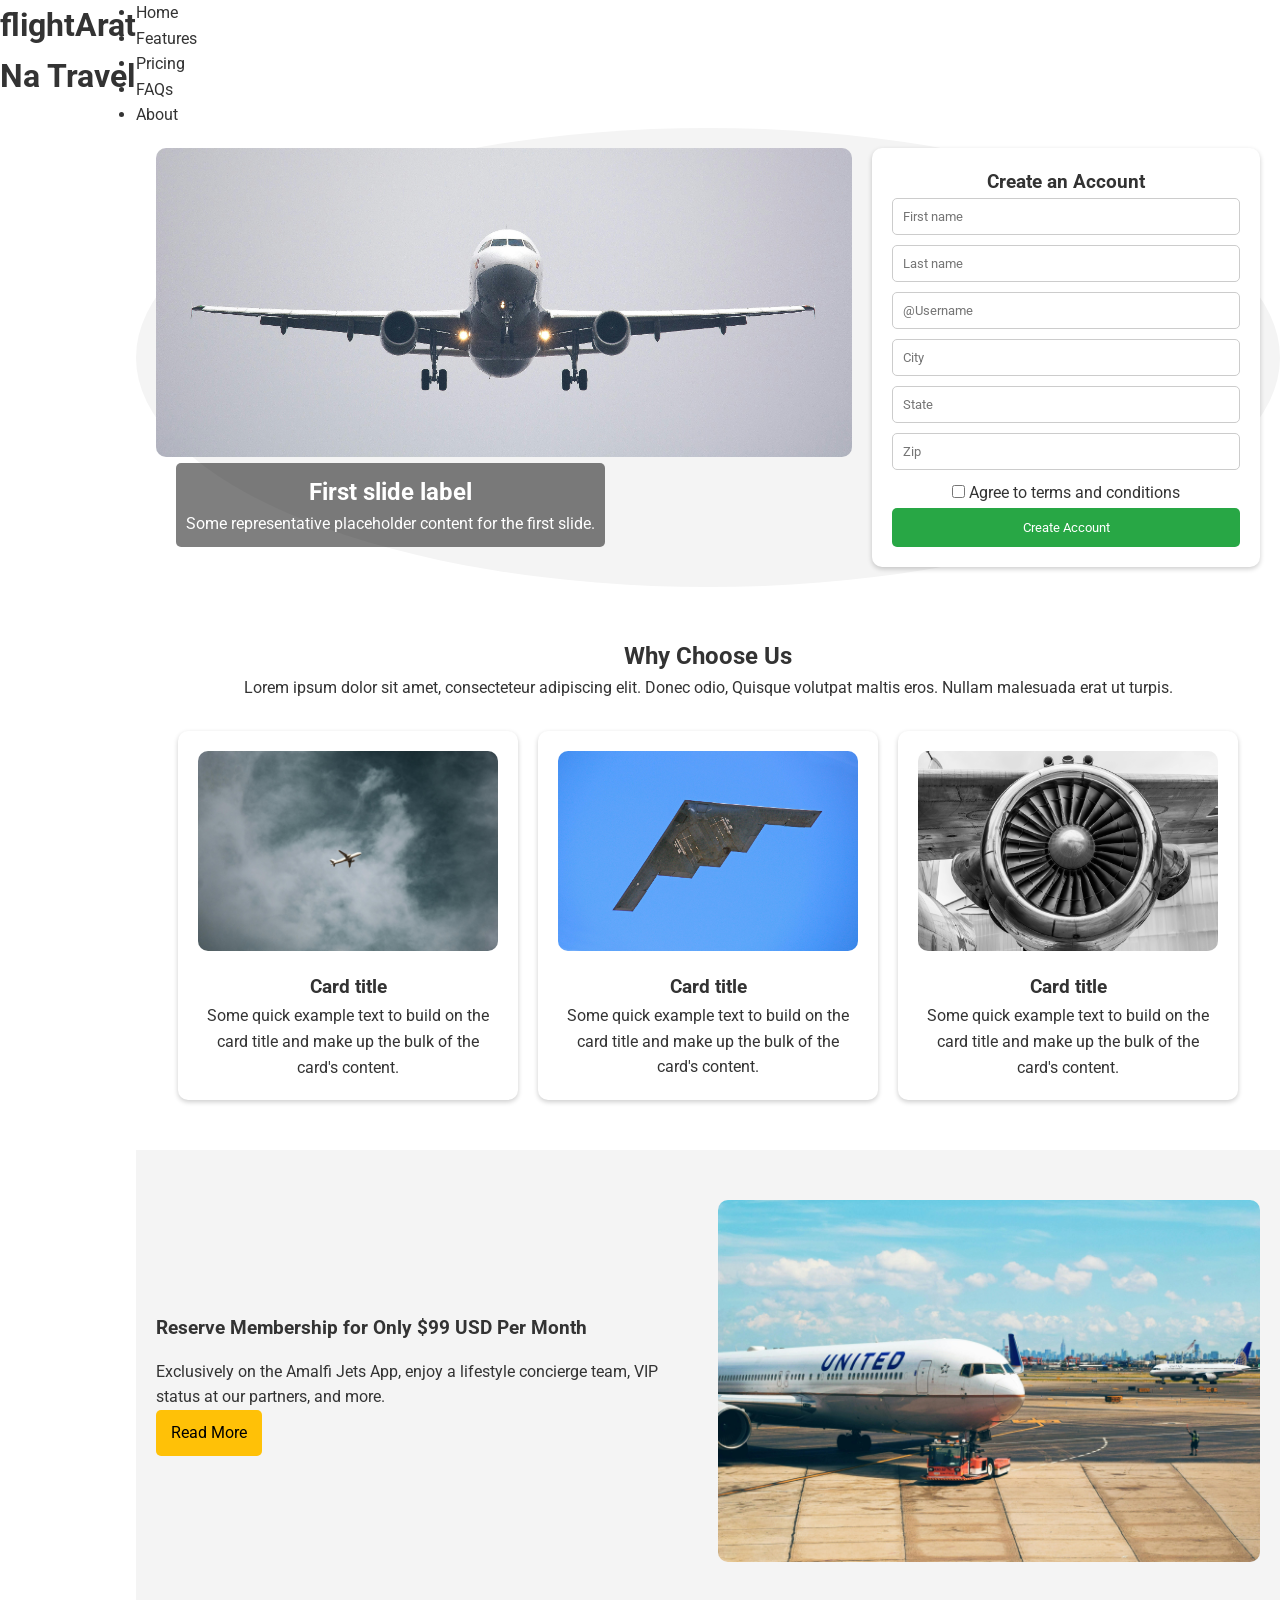
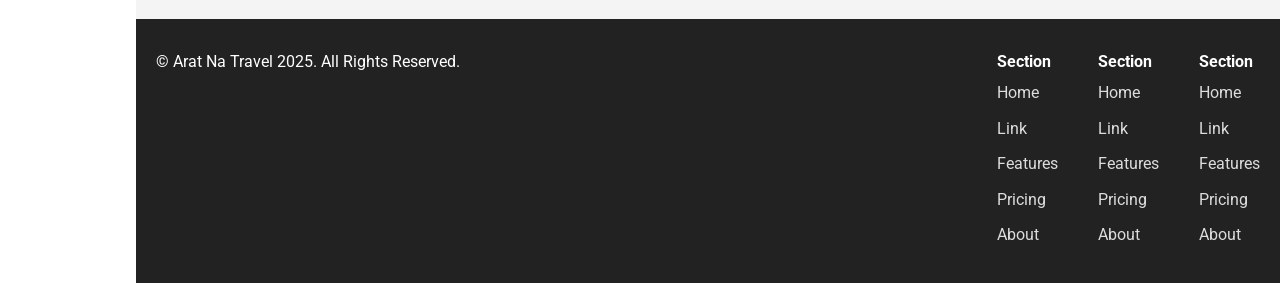
<file: Prelim Laboratory WebDes/prelim/index.html>
<!DOCTYPE html>
<html lang="en">
<head>
  <meta charset="UTF-8">
  <meta name="viewport" content="width=device-width, initial-scale=1.0">
  <title>Arat Na Travel</title>
  <link rel="stylesheet" href="style.css">
  <link rel="stylesheet" href="https://fonts.googleapis.com/css2?family=Material+Symbols+Outlined:opsz,wght,FILL,GRAD@24,400,0,0&icon_names=flight" />
  <link rel="preconnect" href="https://fonts.googleapis.com">
  <link rel="preconnect" href="https://fonts.gstatic.com" crossorigin>
  <link href="https://fonts.googleapis.com/css2?family=Roboto:ital,wght@0,100..900;1,100..900&display=swap" rel="stylesheet">
</head>
<header>

<h1><span class="material-symbol-outlined">flight</span>Arat Na Travel</h1>
<ul class="navBar">
    <li>Home</li>
    <li>Features</li>
    <li>Pricing</li>
    <li>FAQs</li>
    <li>About</li>

<body>
  <header class="hero">
    <div class="slider">
      <img src="images/airplane3.jpg" alt="Airplane">
      <div class="caption">
        <h2>First slide label</h2>
        <p>Some representative placeholder content for the first slide.</p>
      </div>
    </div>

    <div class="account-form">
      <h3>Create an Account</h3>
      <form>
        <input type="text" placeholder="First name" required>
        <input type="text" placeholder="Last name" required>
        <input type="text" placeholder="@Username" required>
        <input type="text" placeholder="City" required>
        <input type="text" placeholder="State" required>
        <input type="text" placeholder="Zip" required>
        <label>
          <input type="checkbox" required> Agree to terms and conditions
        </label>
        <button type="submit">Create Account</button>
      </form>
    </div>
  </header>


  <section class="why-choose">
    <h2>Why Choose Us</h2>
    <p>Lorem ipsum dolor sit amet, consecteteur adipiscing elit. Donec odio, Quisque volutpat maltis eros. Nullam malesuada erat ut turpis.</p>
    <div class="cards">
      <div class="card">
        <img src="images/plane2.jpg" alt="Plane">
        <h3>Card title</h3>
        <p>Some quick example text to build on the card title and make up the bulk of the card's content.</p>
      </div>
      <div class="card">
        <img src="images/plane3.jpg" alt="Plane">
        <h3>Card title</h3>
        <p>Some quick example text to build on the card title and make up the bulk of the card's content.</p>
      </div>
      <div class="card">
        <img src="images/plane4.jpg" alt="Plane">
        <h3>Card title</h3>
        <p>Some quick example text to build on the card title and make up the bulk of the card's content.</p>
      </div>
    </div>
  </section>

 
  <section class="membership">
    <div class="membership-text">
      <h3>Reserve Membership for Only $99 USD Per Month</h3>
      <p>Exclusively on the Amalfi Jets App, enjoy a lifestyle concierge team, VIP status at our partners, and more.</p>
      <a href="#" class="btn">Read More</a>
    </div>
    <div class="membership-img">
      <img src="images/airport2.jpg" alt="Airport">
    </div>
  </section>

  
  <footer>
    <p>© Arat Na Travel 2025. All Rights Reserved.</p>
    <div class="footer-links">
      <div class="column">
        <h4>Section</h4>
        <a href="#">Home</a>
        <a href="#">Link</a>
        <a href="#">Features</a>
        <a href="#">Pricing</a>
        <a href="#">About</a>
      </div>
      <div class="column">
        <h4>Section</h4>
        <a href="#">Home</a>
        <a href="#">Link</a>
        <a href="#">Features</a>
        <a href="#">Pricing</a>
        <a href="#">About</a>
      </div>
      <div class="column">
        <h4>Section</h4>
        <a href="#">Home</a>
        <a href="#">Link</a>
        <a href="#">Features</a>
        <a href="#">Pricing</a>
        <a href="#">About</a>
      </div>
    </div>
  </footer>
</body>
</html>
</file>
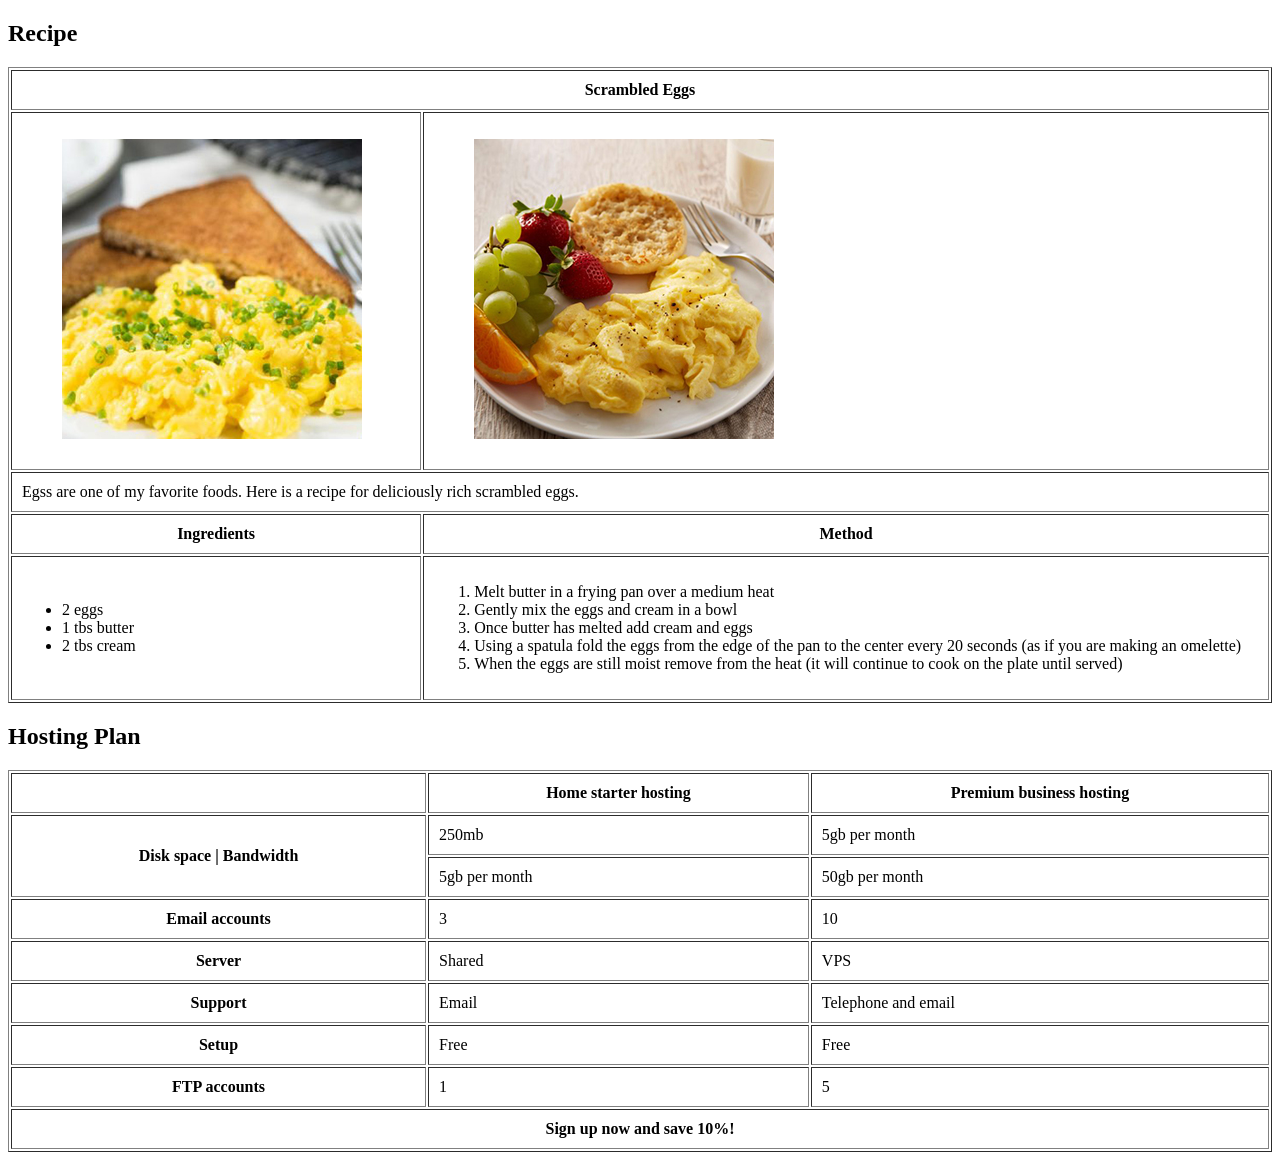
<file: Week 1/activity/index.html>
<!DOCTYPE html>
<html lang="en">
<head>
    <meta charset="UTF-8">
    <meta name="viewport" content="width=device-width, initial-scale=1.0">
    <title>John Paul Lagrama</title>
</head>
<body>
    <h2>Recipe</h2>
    <table border="1" width="100%" cellpadding="10">
        <tr>
            <th colspan="2">Scrambled Eggs</th>
        </tr>
        <tr>
            <td>
            <figure>
                <img src="images/s-egg.jpg"/>
            </figure>
            </td>
            <td>
                <figure>
                    <img src="images/s-egg1.jpg"/>
                </figure>
            </td>
        </tr>
        <tr>
            <td colspan="2">Egss are one of my favorite foods. Here is a recipe for deliciously rich scrambled eggs.</td>
        </tr>
        <tr>
            <th>Ingredients</th>
            <th>Method</th>
        </tr>
        <tr>
            <td>
                <ul>
                    <li>2 eggs</li>
                    <li>1 tbs butter</li>
                    <li>2 tbs cream</li>
                </ul>
            </td>
            <td>
                <ol type="1">
                    <li>Melt butter in a frying pan over a medium heat</li>
                    <li>Gently mix the eggs and cream in a bowl</li>
                    <li>Once butter has melted add cream and eggs</li>
                    <li>Using a spatula fold the eggs from the edge of the pan to the center every 20 seconds (as if you are making an omelette)</li>
                    <li>When the eggs are still moist remove from the heat (it will continue to cook on the plate until served)</li>
                </ol>
            </td>
        </tr>
    </table>
    <h2>Hosting Plan</h2>
    <table border="1" width="100%" cellpadding="10">
        <tr>
            <td></td>
            <th>Home starter hosting</th>
            <th>Premium business hosting</th>
        </tr>
        <tr>
            <th rowspan="2">Disk space | Bandwidth</th>
            <td>250mb</td>
            <td>5gb per month</td>
        </tr>
        <tr>
            <td>5gb per month</td>
            <td>50gb per month</td>
        </tr>
        <tr>
            <th>Email accounts</th>
            <td>3</td>
            <td>10</td>
        </tr>
        <tr>
            <th>Server</th>
            <td>Shared</td>
            <td>VPS</td>
        </tr>
        <tr>
            <th>Support</th>
            <td>Email</td>
            <td>Telephone and email</td>
        </tr>
        <tr>
            <th>Setup</th>
            <td>Free</td>
            <td>Free</td>
        </tr>
        <tr>
            <th>FTP accounts</th>
            <td>1</td>
            <td>5</td>
        </tr>
        <tr>
            <th colspan="3">Sign up now and save 10%!</th>
        </tr>
    </table>
</body>
</html>
</file>
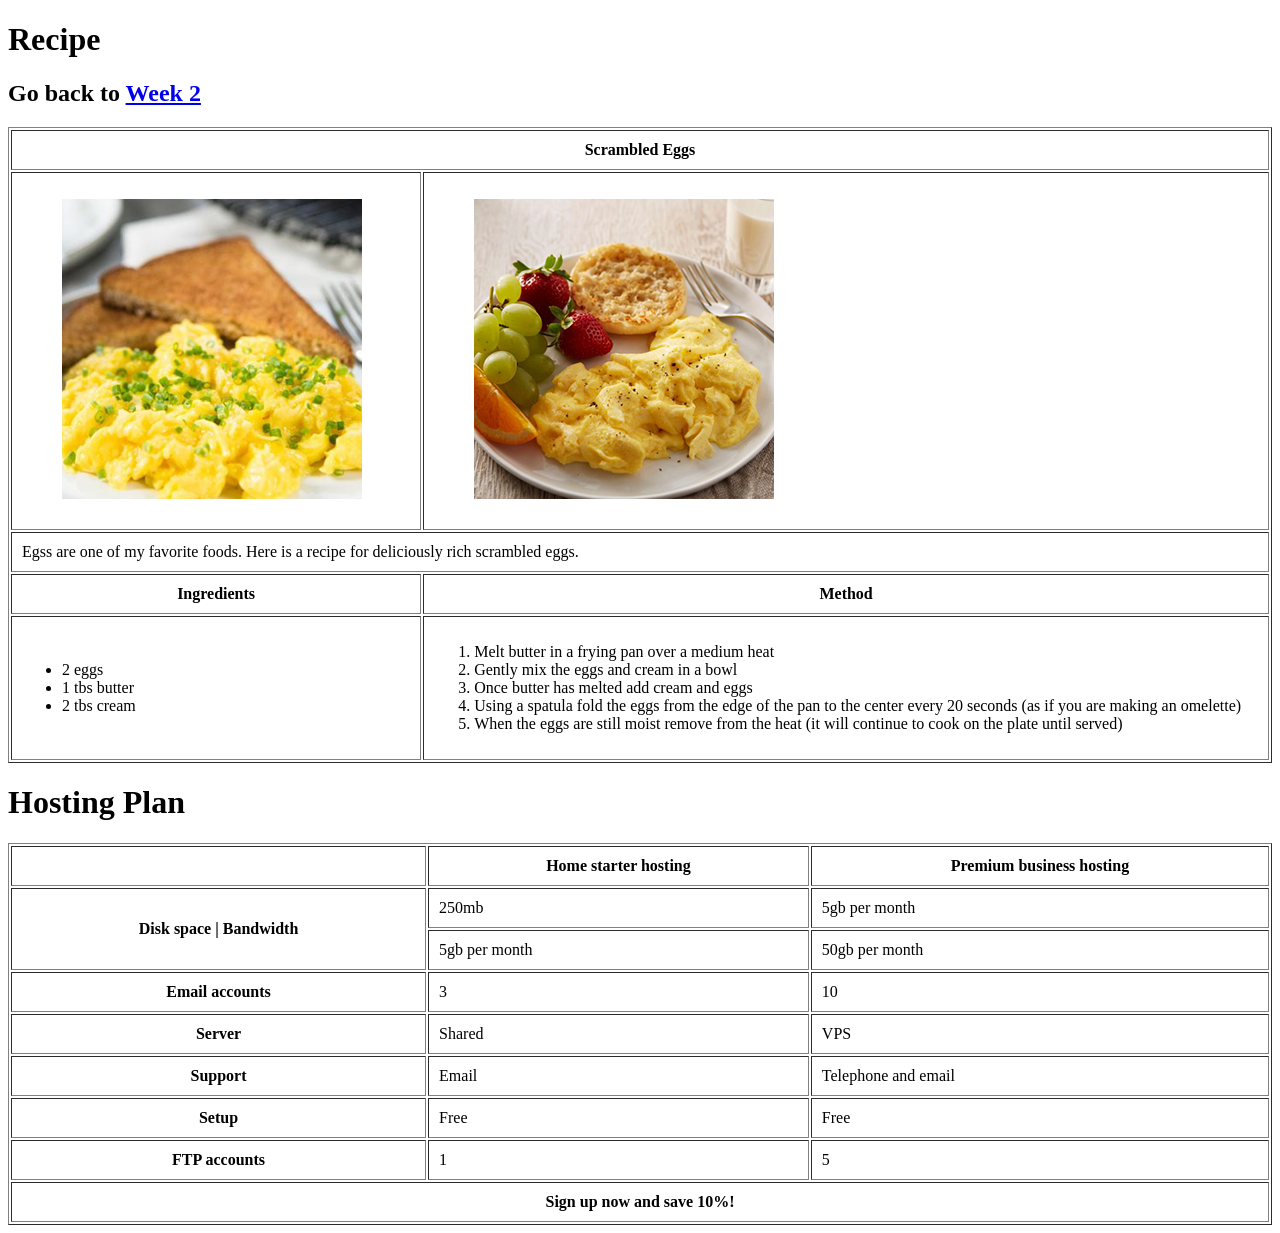
<file: week1/activity/index.html>
<!DOCTYPE html>
<html lang="en">
<head>
    <meta charset="UTF-8">
    <meta name="viewport" content="width=device-width, initial-scale=1.0">
    <title>Avila Recipe</title>
</head>
<body>
    <h1>Recipe
    </h1>
    <h2>
        Go back to <a href="../../week2/activity/index.html">Week 2</a>
    </h2>
    <table border="1" width="100%" cellpadding="10">
        <tr>
            <th colspan="2">Scrambled Eggs</th>
        </tr>
        <tr>
            <td>
            <figure>
                <img src="images/s-egg.jpg"/>
            </figure>
            </td>
            <td>
                <figure>
                    <img src="images/s-egg1.jpg"/>
                </figure>
            </td>
        </tr>
        <tr>
            <td colspan="2">Egss are one of my favorite foods. Here is a recipe for deliciously rich scrambled eggs.</td>
        </tr>
        <tr>
            <th>Ingredients</th>
            <th>Method</th>
        </tr>
        <tr>
            <td>
                <ul>
                    <li>2 eggs</li>
                    <li>1 tbs butter</li>
                    <li>2 tbs cream</li>
                </ul>
            </td>
            <td>
                <ol type="1">
                    <li>Melt butter in a frying pan over a medium heat</li>
                    <li>Gently mix the eggs and cream in a bowl</li>
                    <li>Once butter has melted add cream and eggs</li>
                    <li>Using a spatula fold the eggs from the edge of the pan to the center every 20 seconds (as if you are making an omelette)</li>
                    <li>When the eggs are still moist remove from the heat (it will continue to cook on the plate until served)</li>
                </ol>
            </td>
        </tr>
    </table>
    <h1>Hosting Plan</h1>
    <table border="1" width="100%" cellpadding="10">
        <tr>
            <td></td>
            <th>Home starter hosting</th>
            <th>Premium business hosting</th>
        </tr>
        <tr>
            <th rowspan="2">Disk space | Bandwidth</th>
            <td>250mb</td>
            <td>5gb per month</td>
        </tr>
        <tr>
            <td>5gb per month</td>
            <td>50gb per month</td>
        </tr>
        <tr>
            <th>Email accounts</th>
            <td>3</td>
            <td>10</td>
        </tr>
        <tr>
            <th>Server</th>
            <td>Shared</td>
            <td>VPS</td>
        </tr>
        <tr>
            <th>Support</th>
            <td>Email</td>
            <td>Telephone and email</td>
        </tr>
        <tr>
            <th>Setup</th>
            <td>Free</td>
            <td>Free</td>
        </tr>
        <tr>
            <th>FTP accounts</th>
            <td>1</td>
            <td>5</td>
        </tr>
        <tr>
            <th colspan="3">Sign up now and save 10%!</th>
        </tr>
    </table>
</body>
</html>
</file>
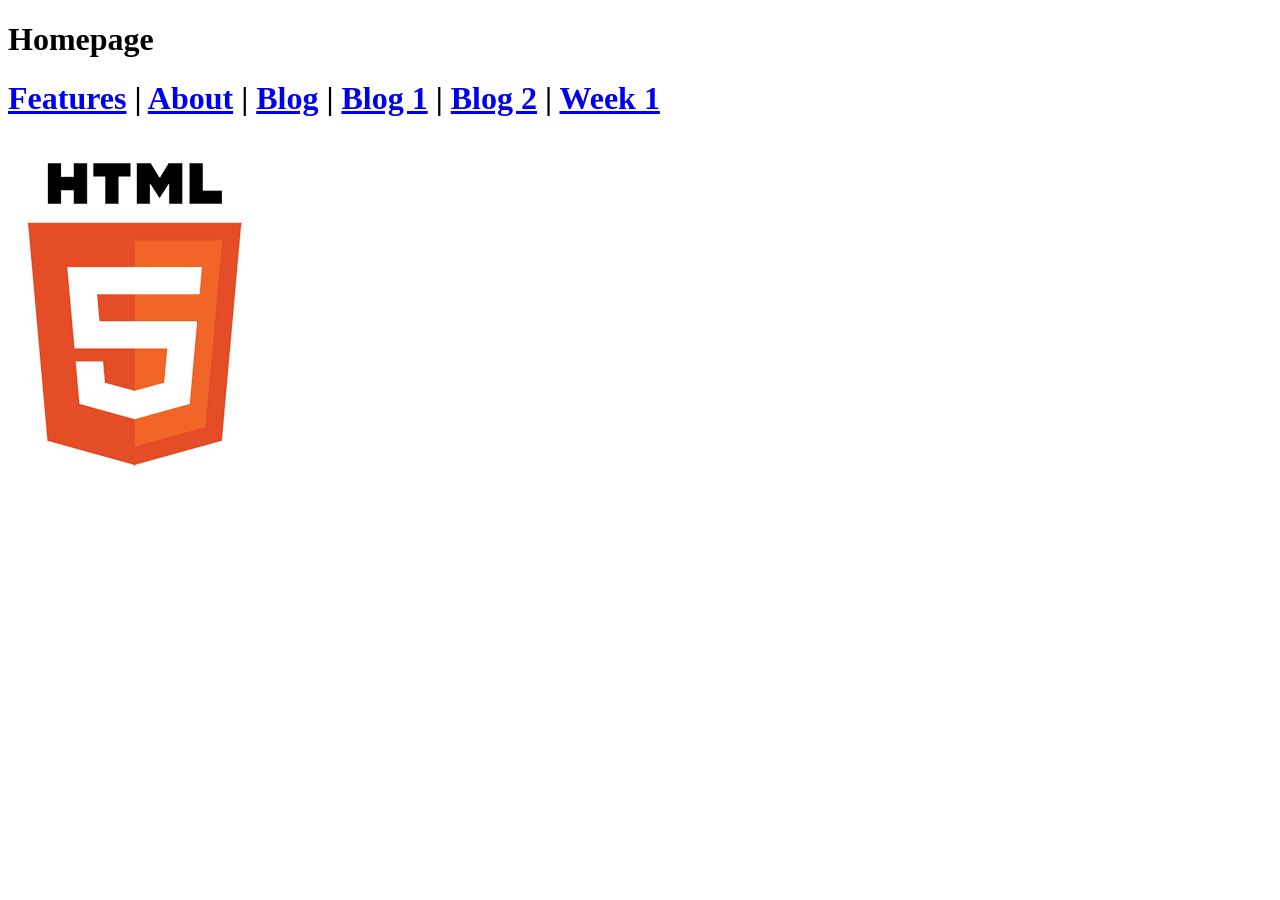
<file: week2/activity/index.html>
<!DOCTYPE html>
<html lang="en">
<head>
    <meta charset="UTF-8">
    <meta name="viewport" content="width=device-width, initial-scale=1.0">
    <title>Homepage</title>
</head>
<body>
    <h1>Homepage</h1>
    <h1>
        <a href="subpages/features.html">Features</a> |
        <a href="subpages/about.html">About</a> |
        <a href="subpages/blog/index.html">Blog</a> |
        <a href="subpages/blog/blog1.html">Blog 1</a> |
        <a href="subpages/blog/blog2.html">Blog 2</a> |
        <a href="../../week1/activity/index.html">Week 1</a>
        
    </h1>
    <img src="images/logo.jpg" alt="Logo">
</body>
</html>
</file>
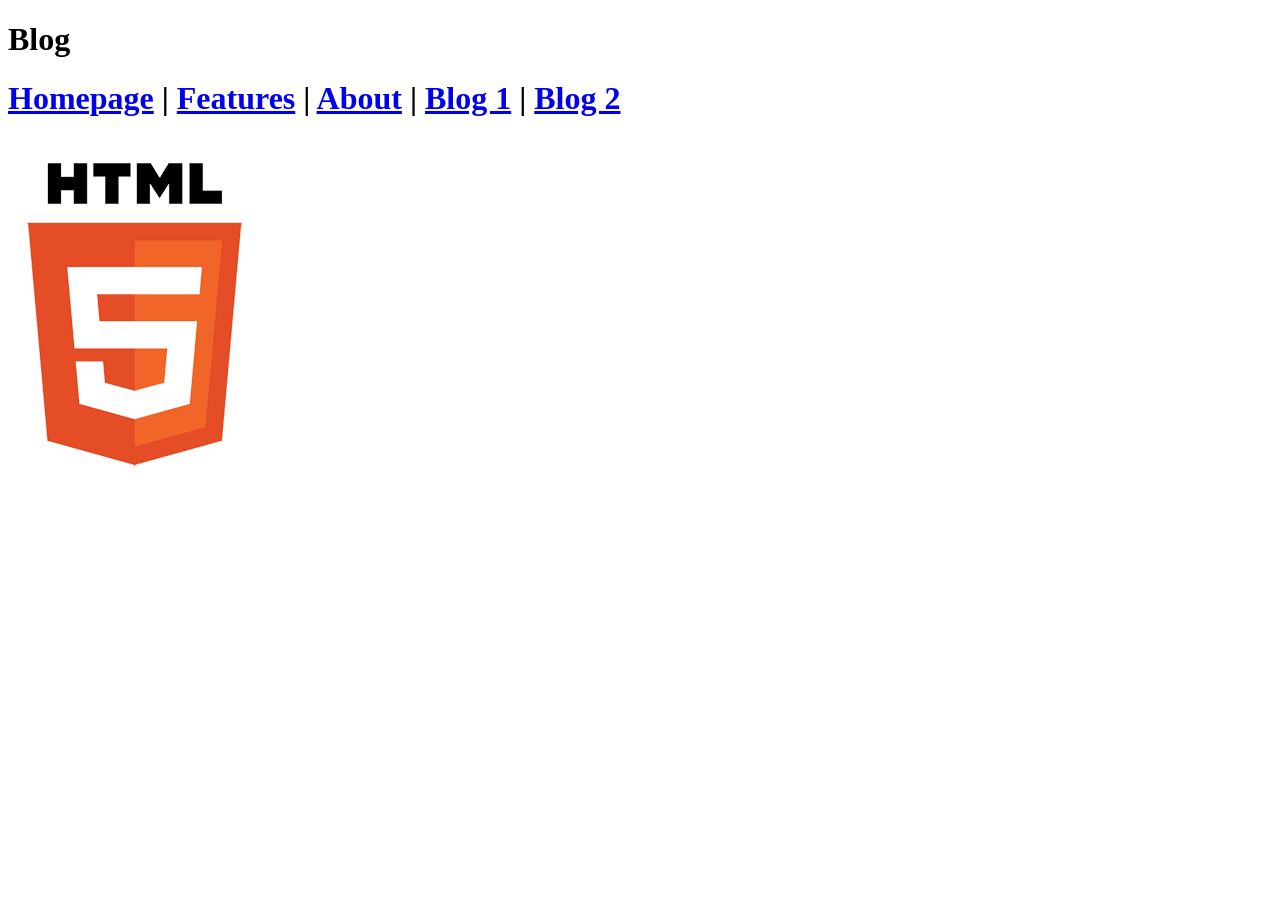
<file: week2/activity/subpages/blog/index.html>
<!DOCTYPE html>
<html lang="en">
<head>
    <meta charset="UTF-8">
    <meta name="viewport" content="width=device-width, initial-scale=1.0">
    <title>Blog</title>
</head>
<body>
    <h1>Blog</h1>
    <h1>
         <a href="../../index.html">Homepage</a> |
         <a href="../features.html">Features</a> |
        <a href="../about.html">About</a> |
        <a href="blog1.html">Blog 1</a> |
        <a href="blog2.html">Blog 2</a>
    </h1>
    </h1>
    <img src="../../images/logo.jpg" alt="Logo">
</body>
</html>
</file>
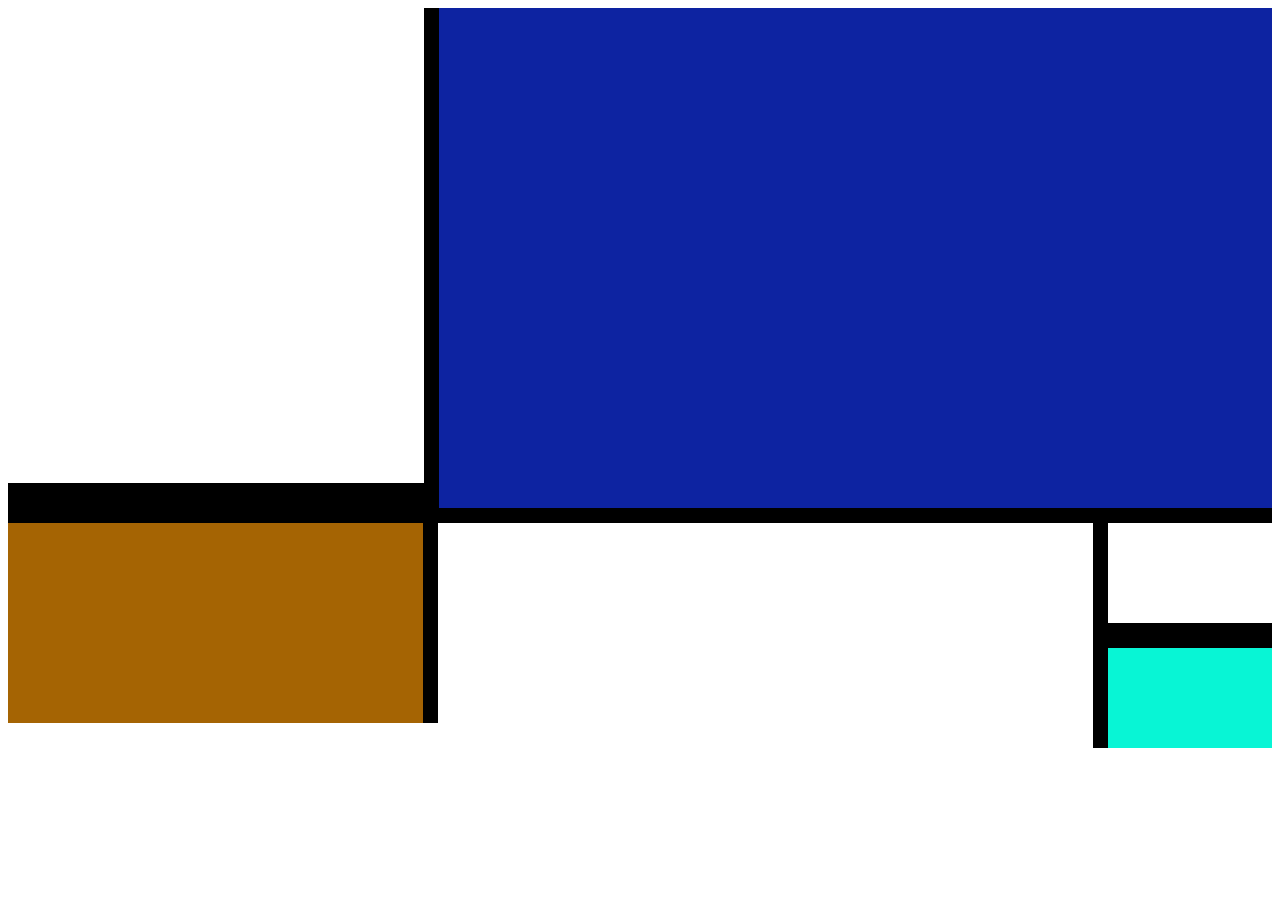
<file: activity/activity.html>
<!DOCTYPE html>
<html lang="en">   
<head>
    <meta charset="UTF-8">
    <meta name="viewport" content="width=device-width, initial-scale=1.0">
    <title>Week 4 - Activity</title>
    <link rel="stylesheet" href="activity.css">
</head>
<body>  
   <div class = "container">
        <div class = "inner_container1">
            <div class  = "box A"></div>
             <div class = = "box B"></div>
        </div>
            <div class = "box C"></div>
        </div>
            <div class = "container2">
                <div class = "box D"></div>
                <div class = "box E"></div>
                <div class = "inner_containerE">
                    <div class = "box F"></div>
                    <div class = "box G"></div>
                </div>
            </div>
</body>
</html>
</file>
<file: style.css>
.head1{
    color: white;
    font-family: Arial;
    text-align: right;
}
.par1{
    color: white;
}
.par2{
    color: white;
}
ul {
    color: white;
    font-family: Arial;
}
.tab1 {
    color: red;
    font-style: Italic;
}
.tab2 {
    color: rgba(240, 11, 240, 0.822);
    font-weight: bold;
}
.text1 {
    color: red;
    text-decoration: underline;
    font-weight: bold;
}
.head2{
    color: red;
    font-family: Arial;
    text-align: center;
}
.par3{
    color: white;
   text-align: center;
}
.text2 {
    color: yellow;
    text-decoration: underline;
}
.text3 {
    color: blue;
    font-weight: bold;
}
.text4 {
    color: rgb(25, 228, 25);
    font-weight: bold;
}

.head3{
    color: white;
    font-family: Arial;
    border-top: red 1px solid;
    border-left: red 1px solid;
    background-color: black;
    width: 50%;
    padding: 30px;
    
}
.text5 {
    color: blue;
    font-style: italic;
}
.text6 {
    color: red;
    font-weight: bold;

galleries {
    color: yellow
}

}
body {
    background-color:#16365d;
   
}

.hadtog{
    background-color: green;
}


.porche{
background-color: rgb(51, 48, 48)

}

.lambo {
    background-color: rgb(255, 0, 0);
    color: white;
    width: 100%;
    border-bottom: 2px solid black;
    text-align: center;
}
</file>
<file: activity/style.css>
body {
    font-family: Arial, sans-serif;
    background-color: #f0f2f5;
    display: flex;
    justify-content: center;
    align-items: center;
    min-height: 100vh;
    margin: 0;
}

.con{
    display: flex;
    flex-direction: column;
    align-items: center;
    gap: 20px;
    padding: 20px;
    background-color: #ffffff;
    border-radius: 12px;
    box-shadow: 10px 10px rgba(0, 0, 0, 0.1);
}

.feature-bar {
    display: flex;
    justify-content: space-between;
    align-items: center;
    background-color: #fff;
    border-radius: 12px;
    padding: 20px 40px;
    box-shadow: 0 4px 10px rgba(0, 0, 0, 0.1);
    width: 100%;
    max-width: 800px;
}

.feature-item {
    display: flex;
    align-items: center;
    gap: 8px; 
    color: #000000;
    font-size: 16px;
}

.feature-item i {
    color: #000000;
    font-size: 20px;
}


.feature-item:hover {
    color: #1bb1d6;
    cursor: pointer;
}


.item-hover:hover {
    color: #1336d1;
    cursor: pointer;
}


.item:hover{
    color: #00c3ff;
    cursor: pointer;
}
</file>
<file: WEBDES Final Laboratory Exam and Project - Lagrama/style.css>
body {
    font-family: 'Georgia', serif;
    color: #333;
}






.navbar {
    background: white;
    padding: 1rem 0;
}

.navbar-brand {
    font-size: 1.5rem;
    font-weight: bold;
    color: #000000 !important;
}

.navbar-nav .nav-link {
    color: #000000 !important;
    margin: 0 0.5rem;
    transition: color 0.3s;
}

.navbar-nav .nav-link:hover {
    color: #000000 !important;
}

.hero {
    position: relative;
    height: 100vh;
    background: linear-gradient(rgba(0,0,0,0.3), rgba(0,0,0,0.5)), url('images/jos2.JPG');
    background-size: cover;
    background-position: center;
    background-attachment: fixed;
    display: flex;
    align-items: center;
    justify-content: center;
    text-align: center;
    color: white;
}

.hero-content h1 {
    font-size: 4rem;
    font-weight: bold;
    margin-bottom: 1rem;
    text-shadow: 2px 2px 8px rgba(0,0,0,0.7);
}

.hero-content p {
    font-size: 1.5rem;
    margin-bottom: 2rem;
    text-shadow: 1px 1px 4px rgba(0,0,0,0.7);
}

.btn-explore {
    background-color: #f39c12;
    color: #2c3e50;
    padding: 1rem 2.5rem;
    font-size: 1.2rem;
    border: none;
    border-radius: 50px;
    transition: all 0.3s;
}

.btn-explore:hover {
    background-color: #ecf0f1;
    transform: translateY(-3px);
    box-shadow: 0 10px 20px rgba(0,0,0,0.3);
}






.section-header {
    text-align: center;
    margin: 4rem 0 3rem;
    position: relative;
}

.section-header h2 {
    font-size: 2.5rem;
    color: #34495e;
    margin-bottom: 0.5rem;
}

.section-header::after {
    content: '';
    display: block;
    width: 100px;
    height: 3px;
    background: #f39c12;
    margin: 1rem auto;
}













.card {
    border: none;
    border-radius: 15px;
    overflow: hidden;
    box-shadow: 0 5px 15px rgba(0,0,0,0.1);
    transition: transform 0.3s, box-shadow 0.3s;
    margin-bottom: 2rem;
}

.card:hover {
    transform: translateY(-10px);
    box-shadow: 0 15px 30px rgba(0,0,0,0.2);
}

.card-img-top {
    height: 250px;
    object-fit: cover;
}

.card-body {
    padding: 1.5rem;
}

.card-title {
    color: #34495e;
    font-size: 1.3rem;
    margin-bottom: 0.5rem;
}










#about {
    background-color: #ecf0f1;
    padding: 4rem 0;
}

.about-img {
    width: 100%;
    border-radius: 15px;
    box-shadow: 0 10px 25px rgba(0,0,0,0.2);
}






.official-card {
    text-align: center;
    padding: 2rem;
    background: white;
    border-radius: 15px;
    box-shadow: 0 5px 15px rgba(0,0,0,0.1);
    margin-bottom: 2rem;
}

.official-img {
    width: 150px;
    height: 150px;
    border-radius: 50%;
    object-fit: cover;
    margin-bottom: 1rem;
    border: 5px solid #f39c12;
}










footer {
    background: linear-gradient(135deg, #2c3e50, #34495e);
    color: #ecf0f1;
    padding: 3rem 0 1rem;
    margin-top: 4rem;
}

.social-icons a {
    color: #000000;
    font-size: 1.5rem;
    margin: 0 0.5rem;
    transition: color 0.3s;
}

.social-icons a:hover {
    color: #f39c12;
}

























@media (max-width: 768px) {
    .hero-content h1 {
        font-size: 2.5rem;
    }
    .hero-content p {
        font-size: 1.2rem;
    }
}
</file>
<file: Week 4/style.css>
.box{
    width: 100px;
    height: 100px;
    background-color: blue;
   
}

.box1{
    background-color: red;
}

.box2{
    background-color: green;
}

.box3{
    background-color: yellow;
}

.box4{
    background-color: purple;
}

.box4{
    background-color: orange;
}
.box5{
    background-color: pink;
}
.box6{
    background-color: cyan;
}

.box7{
    background-color: brown;
}
.box8{
    background-color: gray;
}
.container{
    display: flex;
}
</file>
<file: Prelim Laboratory WebDes/prelim/style.css>
* {
  margin: 0;
  padding: 0;
  box-sizing: 100%;
  font-family: Roboto;
}


header{
  display: flex;
  border: #000;
  border-radius: 100%;
}

body {
  color: #333;
  line-height: 1.6;
}


.hero {
  display: flex;
  background: #f4f4f4;
  padding: 20px;
  text-align: center;
}

.slider {
  flex: 2;
  position: relative;
}

.slider img {
  width: 100%;
  border-radius: 10px;
}

.caption {
  position: absolute;
  bottom: 20px;
  left: 20px;
  color: #fff;
  background: rgba(0,0,0,0.5);
  padding: 10px;
  border-radius: 5px;
}

.account-form {
  flex: 1;
  background: #fff;
  padding: 20px;
  margin-left: 20px;
  border-radius: 10px;
  box-shadow: 0 2px 5px rgba(0,0,0,0.2);
}

.account-form form {
  display: flex;
  flex-direction: column;
}

.account-form input {
  padding: 10px;
  margin-bottom: 10px;
  border: 1px solid #ccc;
  border-radius: 5px;
}

.account-form button {
  background: #28a745;
  color: #fff;
  padding: 12px;
  border: none;
  border-radius: 5px;
  cursor: pointer;
}

.account-form button:hover {
  background: #218838;
}


.why-choose {
  text-align: center;
  padding: 50px 20px;
}

.cards {
  display: flex;
  justify-content: center;
  gap: 20px;
  margin-top: 30px;
}

.card {
  background: #fff;
  border-radius: 10px;
  box-shadow: 0 2px 5px rgba(0,0,0,0.2);
  padding: 20px;
  max-width: 300px;
}

.card img {
  width: 100%;
  border-radius: 10px;
  margin-bottom: 15px;
}


.membership {
  display: flex;
  align-items: center;
  padding: 50px 20px;
  background: #f4f4f4;
}

.membership-text {
  flex: 1;
}

.membership-text h3 {
  margin-bottom: 15px;
}

.btn {
  display: inline-block;
  background: #ffc107;
  padding: 10px 15px;
  border-radius: 5px;
  text-decoration: none;
  color: #000;
}

.membership-img {
  flex: 1;
  padding-left: 20px;
}

.membership-img img {
  width: 100%;
  border-radius: 10px;
}


footer {
  background: #222;
  color: #fff;
  padding: 30px 20px;
  display: flex;
  justify-content: space-between;
  flex-wrap: wrap;
}

.footer-links {
  display: flex;
  gap: 40px;
}

.footer-links .column {
  display: flex;
  flex-direction: column;
}

.footer-links a {
  color: #ddd;
  text-decoration: none;
  margin: 5px 0;
}

.footer-links a:hover {
  color: #fff;
}
</file>
<file: activity/activity.css>
.container{
    display: flex;
    height: 500px;
    border-bottom: 15px solid black;
}

.inner_container1{
    display: flex;
    flex-direction: column;
    width: 100%;

}

.container2{
        display: flex;

}

.inner_containerE{
    width: 25%;
    border-left: 15px solid black;


}

.box{
    width: 100%;
    height: 100px;
}

.A{
    height: 100%;
    background-color: white;
    border-bottom: 25px solid black;
}

.B{
    height: 100%;
    background-color: white;
}

.C{
    background-color: rgb(13, 35, 161);
    width: 200%;
    height: 500px;
    border-left: 15px solid black;
}

.D{
    width: 63.3%;
    height: 200px;
    background-color: #a56403;
    border-right: 15px solid black;
}

.E{
    height: 100%;
    background-color: white;

}

.F{
    background-color: white;
    border-bottom: 25px solid black;
}

.G{
    background-color: rgb(8, 245, 213);
}
</file>
